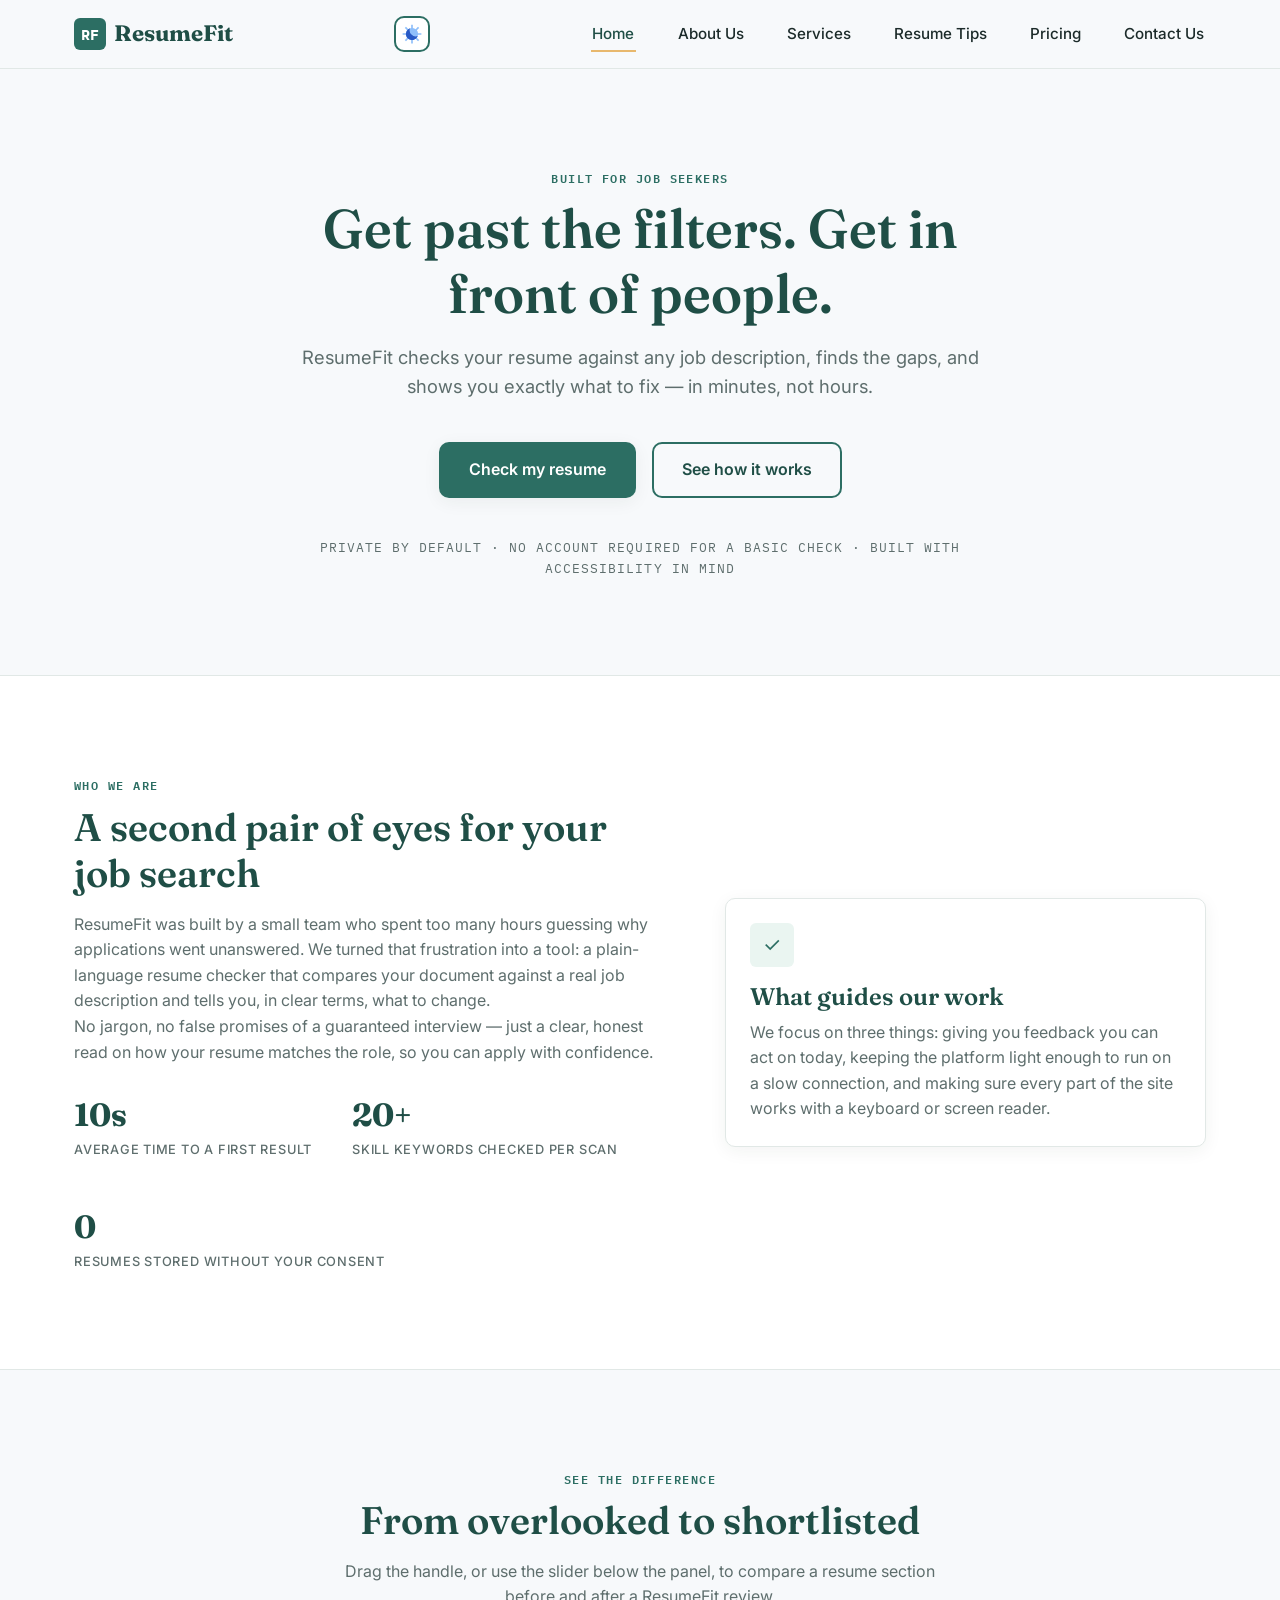
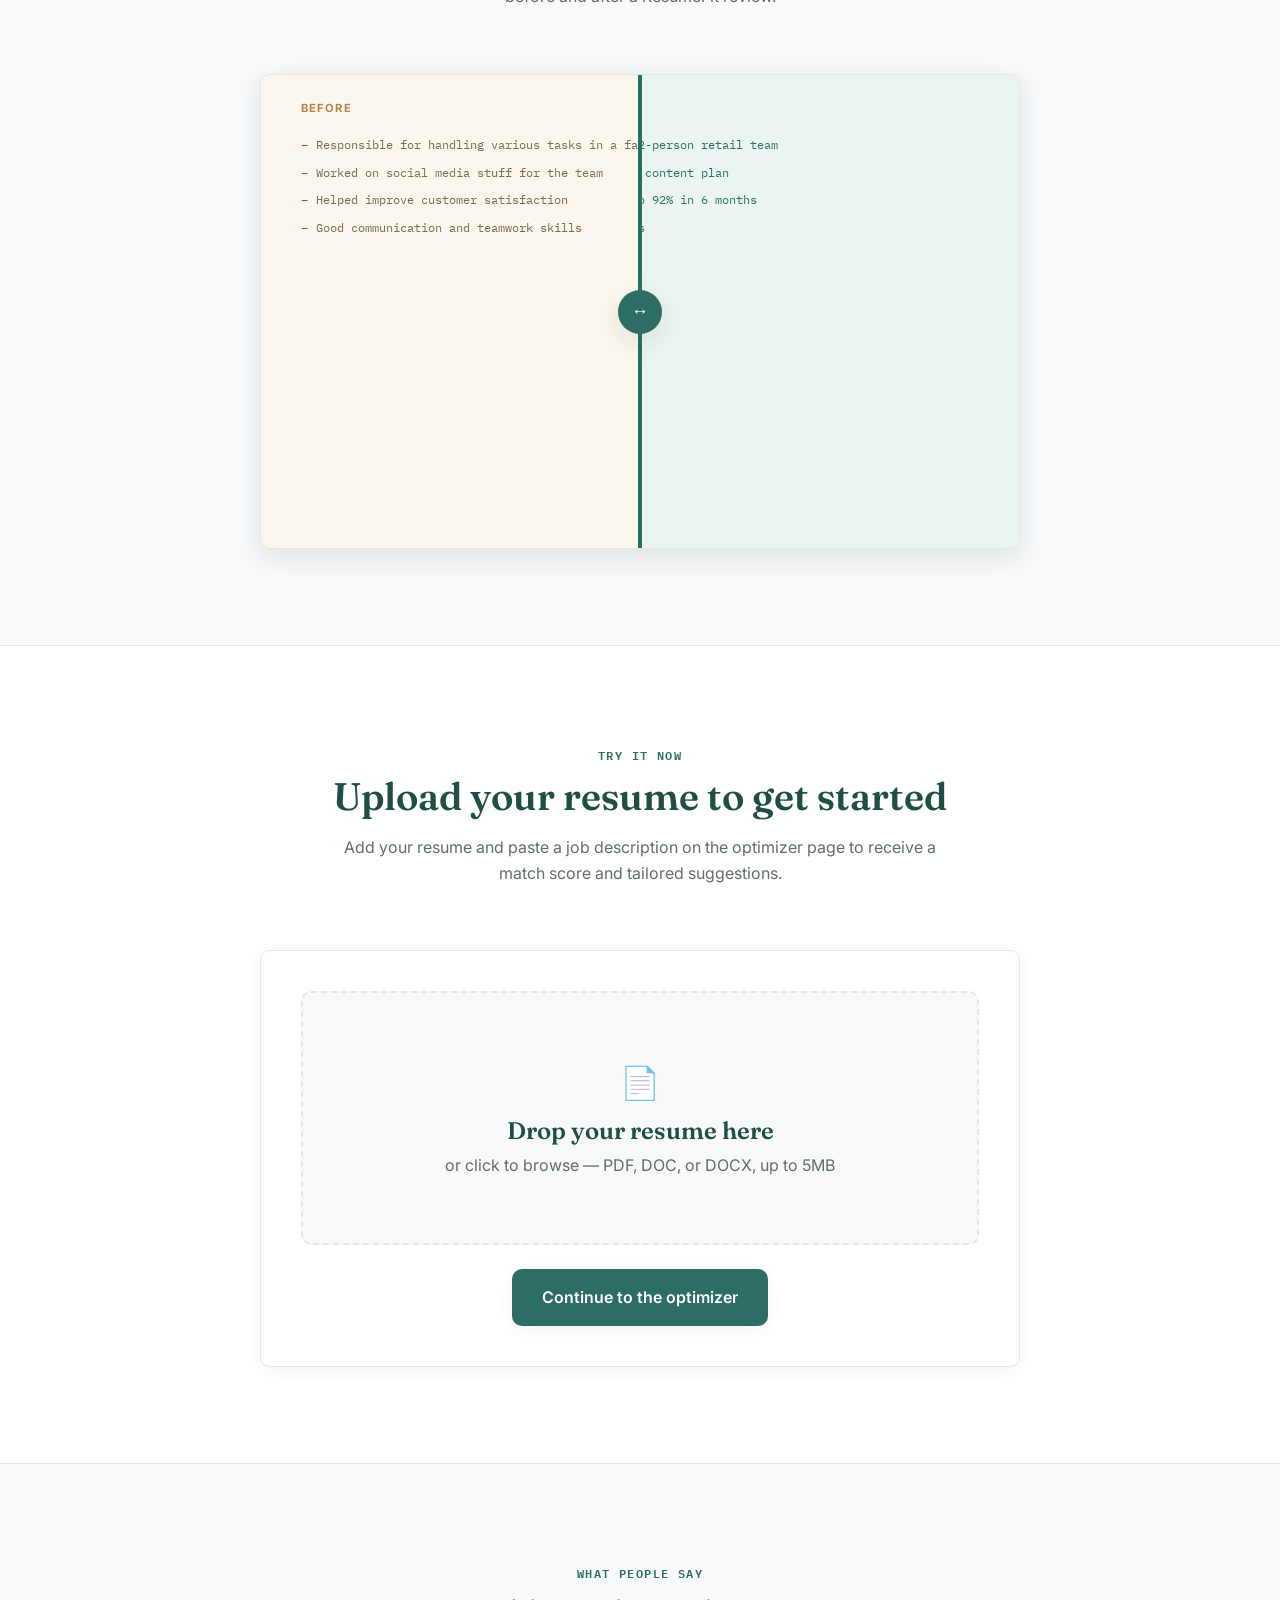
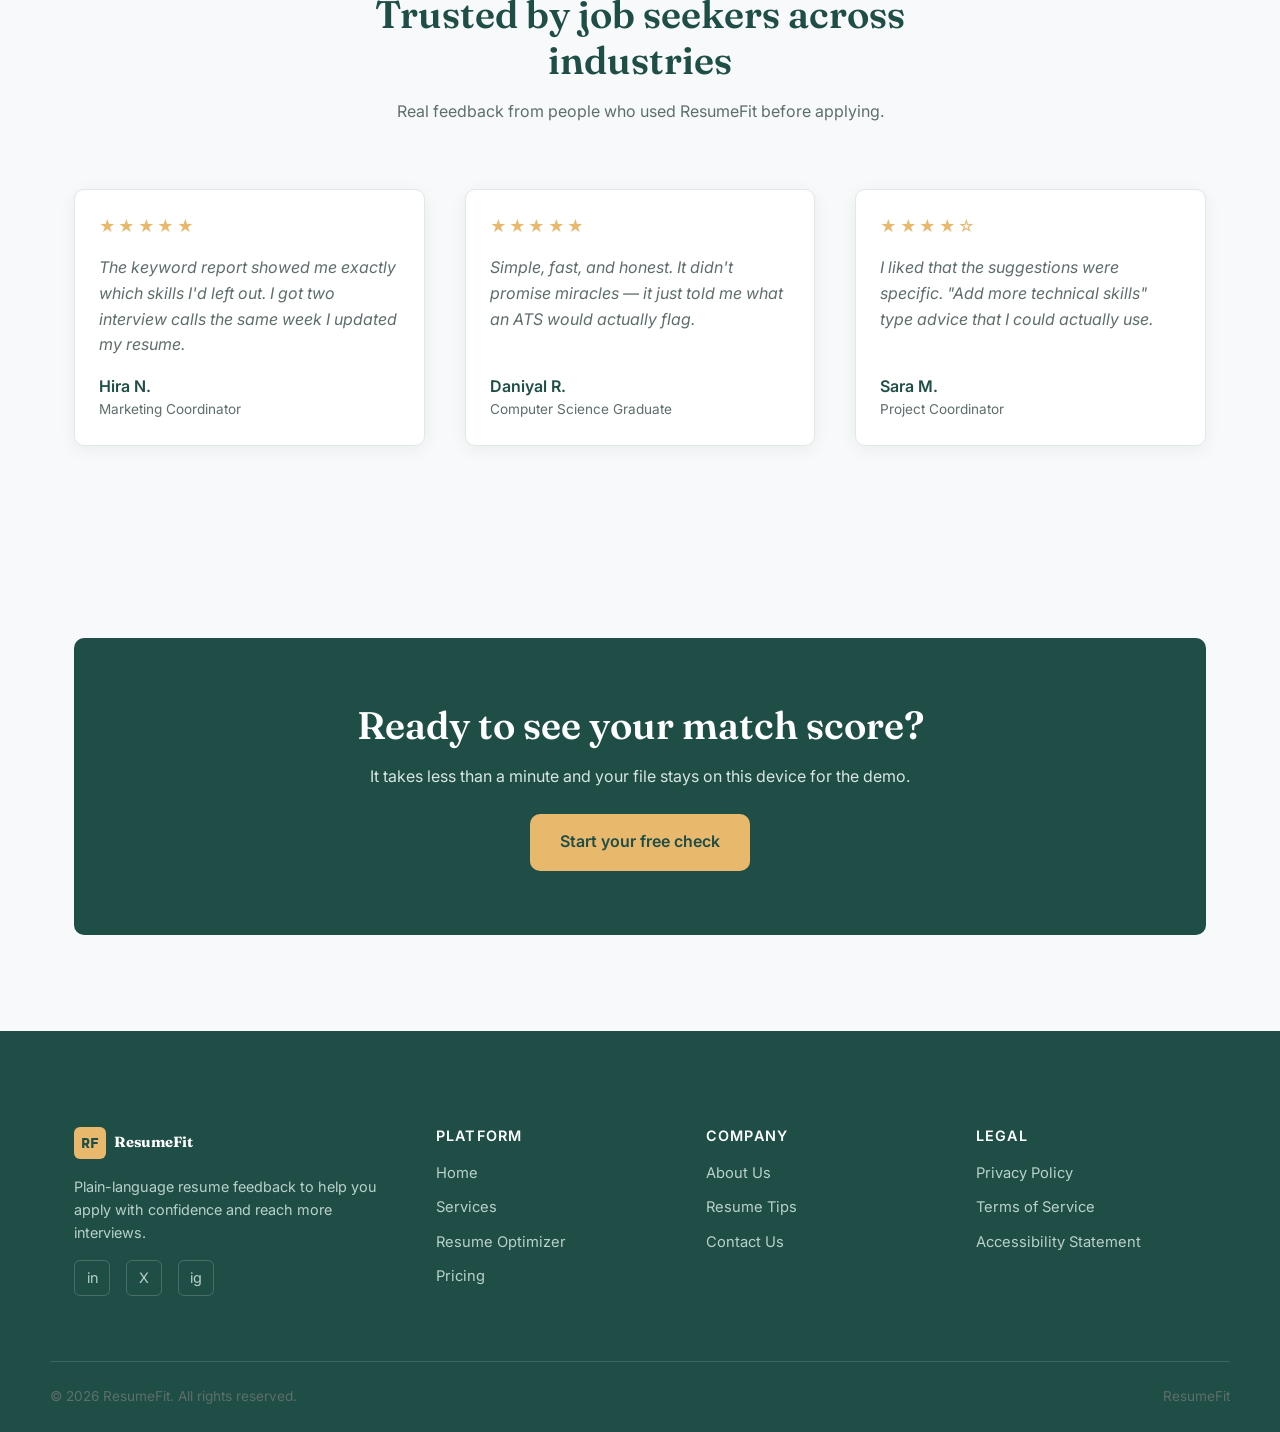
<file: ResumeFit Frontend/index.html>
<!DOCTYPE html>
<html lang="en">
<head>
  <meta charset="UTF-8" />
  <meta name="viewport" content="width=device-width, initial-scale=1.0" />
  <title>ResumeFit — Optimize Your Resume for Every Job</title>
  <meta name="description" content="ResumeFit helps job seekers tailor their resumes with keyword matching, ATS-friendly suggestions, and clear, actionable feedback." />
  <link rel="preconnect" href="https://fonts.googleapis.com">
  <link rel="preconnect" href="https://fonts.gstatic.com" crossorigin>
  <link href="https://fonts.googleapis.com/css2?family=Fraunces:wght@500;600;700&family=Inter:wght@400;500;600;700&family=IBM+Plex+Mono:wght@500;600&display=swap" rel="stylesheet">
  <link rel="stylesheet" href="css/style.css" />
</head>
<body>
  <a href="#main-content" class="skip-link">Skip to main content</a>

  <header class="site-header">
    <nav class="nav" aria-label="Main navigation">
      <a href="index.html" class="nav__logo">
        <span class="nav__logo-mark" aria-hidden="true">RF</span>
        ResumeFit
      </a>
      <button class="nav__toggle" aria-expanded="false" aria-controls="primary-nav">
        <span class="visually-hidden">Open menu</span>
        <span class="nav__toggle-bar" aria-hidden="true"></span>
        <span class="nav__toggle-bar" aria-hidden="true"></span>
        <span class="nav__toggle-bar" aria-hidden="true"></span>
      </button>
      <button id="theme-switch" type="button" aria-label="Toggle theme">
        <svg xmlns="http://www.w3.org/2000/svg" xmlns:xlink="http://www.w3.org/1999/xlink" aria-hidden="true" role="img" width="64" height="64" viewBox="0 0 24 24"><g fill="none" fill-rule="evenodd" clip-rule="evenodd"><path fill="#8fbffa" d="M13 .75v4.01a7.3 7.3 0 0 1 3.412 1.414l2.129-2.129l.707-.707l1.414 1.414l-.707.708l-2.129 2.128A7.27 7.27 0 0 1 19.24 11h4.01v2h-4.01a7.3 7.3 0 0 1-1.414 3.412l2.13 2.129l.706.707l-1.414 1.414l-.707-.707l-2.129-2.129A7.3 7.3 0 0 1 13 19.24v4.01h-2v-4.01a7.27 7.27 0 0 1-3.412-1.414l-2.128 2.13l-.708.706l-1.414-1.414l.707-.707l2.13-2.129A7.3 7.3 0 0 1 4.76 13H.75v-2h4.01a7.27 7.27 0 0 1 1.414-3.412L4.045 5.46l-.707-.708l1.414-1.414l.708.707l2.128 2.129A7.27 7.27 0 0 1 11 4.76V.75z"></path><path fill="#2859c5" d="M18.892 14.435a7.36 7.36 0 0 1-9.329-9.327a7.308 7.308 0 1 0 9.329 9.327"></path></g></svg>
        <svg xmlns="http://www.w3.org/2000/svg" xmlns:xlink="http://www.w3.org/1999/xlink" aria-hidden="true" role="img" width="100" height="100" viewBox="0 0 24 24"g fill="none" fill-rule="evenodd" clip-rule="evenodd"><path fill="#8fbffa" d="M12 1C5.925 1 1 5.925 1 12s4.925 11 11 11s11-4.925 11-11S18.075 1 12 1"></path><path fill="#2859c5" d="M15.78 7.011a5.322 5.322 0 0 0 0 9.978a6.26 6.26 0 1 1 0-9.978"></path></g></svg>
      </button>
      <ul class="nav__links" id="primary-nav">
        <li><a href="index.html" aria-current="page">Home</a></li>
        <li><a href="about.html">About Us</a></li>
        <li><a href="features.html">Services</a></li>
        <li><a href="tips.html">Resume Tips</a></li>
        <li><a href="pricing.html">Pricing</a></li>
        <li><a href="contact.html">Contact Us</a></li>
      </ul>
      
      <!-- <button id="tts-btn" type="button" aria-label="Read page aloud">
        🔊 Listen
      </button> -->
    </nav>
  </header>

  <main id="main-content">

    <!-- Hero Section -->
    <section class="hero">
      <div class="container hero__inner">
        <span class="eyebrow">Built for job seekers</span>
        <h1>Get past the filters. Get in front of people.</h1>
        <p class="lead">
          ResumeFit checks your resume against any job description, finds the gaps,
          and shows you exactly what to fix — in minutes, not hours.
        </p>
        <div class="hero__cta">
          <a href="optimizer.html" class="btn btn-primary">Check my resume</a>
          <a href="features.html" class="btn btn-outline">See how it works</a>
        </div>
        <p class="hero__trust">Private by default · No account required for a basic check · Built with accessibility in mind</p>
      </div>
    </section>

    <!-- Who We Are Section -->
    <section class="section section--alt">
      <div class="container about-grid">
        <div>
          <span class="eyebrow">Who we are</span>
          <h2>A second pair of eyes for your job search</h2>
          <p>
            ResumeFit was built by a small team who spent too many hours guessing why
            applications went unanswered. We turned that frustration into a tool: a
            plain-language resume checker that compares your document against a real
            job description and tells you, in clear terms, what to change.
          </p>
          <p>
            No jargon, no false promises of a guaranteed interview — just a clear,
            honest read on how your resume matches the role, so you can apply with
            confidence.
          </p>
          <div class="stat-row">
            <div class="stat">10s
              <span>Average time to a first result</span>
            </div>
            <div class="stat">20+
              <span>Skill keywords checked per scan</span>
            </div>
            <div class="stat">0
              <span>Resumes stored without your consent</span>
            </div>
          </div>
        </div>
        <div class="card">
          <div class="icon-badge" aria-hidden="true">✓</div>
          <h3>What guides our work</h3>
          <p>
            We focus on three things: giving you feedback you can act on today,
            keeping the platform light enough to run on a slow connection, and
            making sure every part of the site works with a keyboard or screen reader.
          </p>
        </div>
      </div>
    </section>

    <!-- Before / After Comparison Section -->
    <section class="section" aria-labelledby="compare-heading">
      <div class="container">
        <div class="section-header">
          <span class="eyebrow">See the difference</span>
          <h2 id="compare-heading">From overlooked to shortlisted</h2>
          <p>
            Drag the handle, or use the slider below the panel, to compare a resume
            section before and after a ResumeFit review.
          </p>
        </div>

        <div class="compare" role="group" aria-label="Before and after resume comparison">
          <div class="compare__panel compare__panel--before" aria-hidden="true">
            <span class="compare__label">Before</span>
            <div class="compare__line"><span class="mark">–</span><span>Responsible for handling various tasks in a fast paced environment</span></div>
            <div class="compare__line"><span class="mark">–</span><span>Worked on social media stuff for the team</span></div>
            <div class="compare__line"><span class="mark">–</span><span>Helped improve customer satisfaction</span></div>
            <div class="compare__line"><span class="mark">–</span><span>Good communication and teamwork skills</span></div>
          </div>
          <div class="compare__panel compare__panel--after" aria-hidden="true">
            <span class="compare__label">After</span>
            <div class="compare__line"><span class="mark">+</span><span>Managed daily scheduling and inventory for a 12-person retail team</span></div>
            <div class="compare__line"><span class="mark">+</span><span>Grew Instagram engagement 34% through a weekly content plan</span></div>
            <div class="compare__line"><span class="mark">+</span><span>Raised customer satisfaction scores from 81% to 92% in 6 months</span></div>
            <div class="compare__line"><span class="mark">+</span><span>Led weekly team huddles and trained 4 new hires</span></div>
          </div>
          <div class="compare__handle">
            <button type="button" class="compare__handle-grip" aria-hidden="true" tabindex="-1">
              ↔
            </button>
          </div>
        </div>

        <!-- <label for="compare-range" class="visually-hidden">Adjust before and after comparison</label>
        <input type="range" id="compare-range" class="compare__slider" min="0" max="100" value="50"
               aria-valuemin="0" aria-valuemax="100" aria-valuenow="50"
               aria-label="Slide to compare before and after resume wording"> -->
        <!-- <p class="compare__caption">Same experience, written to show impact and match common job-description language.</p> -->
      </div>
    </section>

    <!-- Upload Section (Home preview) -->
    <section class="section section--alt" aria-labelledby="upload-heading">
      <div class="container">
        <div class="section-header">
          <span class="eyebrow">Try it now</span>
          <h2 id="upload-heading">Upload your resume to get started</h2>
          <p>
            Add your resume and paste a job description on the optimizer page to receive
            a match score and tailored suggestions.
          </p>
        </div>

        <div class="upload-card">
          <div class="dropzone" role="button" tabindex="0" aria-label="Upload your resume file. Opens a file picker.">
            <div class="dropzone__icon" aria-hidden="true">📄</div>
            <h3>Drop your resume here</h3>
            <p>or click to browse — PDF, DOC, or DOCX, up to 5MB</p>
            <input type="file" id="resume-file-home" accept=".pdf,.doc,.docx" />
          </div>
          <p id="file-status-home" class="file-status" aria-live="polite"></p>
          <div class="hero__cta" style="margin-top: var(--space-md);">
            <a href="optimizer.html" class="btn btn-primary">Continue to the optimizer</a>
          </div>
        </div>
      </div>
    </section>

    <!-- Reviews Section -->
    <section class="section" aria-labelledby="reviews-heading">
      <div class="container">
        <div class="section-header">
          <span class="eyebrow">What people say</span>
          <h2 id="reviews-heading">Trusted by job seekers across industries</h2>
          <p>Real feedback from people who used ResumeFit before applying.</p>
        </div>

        <div class="grid grid--3">
          <div class="card testimonial">
            <div class="stars" aria-hidden="true">★★★★★</div>
            <blockquote>
              <p>The keyword report showed me exactly which skills I'd left out. I got
              two interview calls the same week I updated my resume.</p>
            </blockquote>
            <cite>Hira N.<span class="role">Marketing Coordinator</span></cite>
          </div>
          <div class="card testimonial">
            <div class="stars" aria-hidden="true">★★★★★</div>
            <blockquote>
              <p>Simple, fast, and honest. It didn't promise miracles — it just told me
              what an ATS would actually flag.</p>
            </blockquote>
            <cite>Daniyal R.<span class="role">Computer Science Graduate</span></cite>
          </div>
          <div class="card testimonial">
            <div class="stars" aria-hidden="true">★★★★☆</div>
            <blockquote>
              <p>I liked that the suggestions were specific. "Add more technical skills"
              type advice that I could actually use.</p>
            </blockquote>
            <cite>Sara M.<span class="role">Project Coordinator</span></cite>
          </div>
        </div>
      </div>
    </section>

    <!-- CTA Banner -->
    <section class="section">
      <div class="container">
        <div class="cta-banner">
          <h2>Ready to see your match score?</h2>
          <p>It takes less than a minute and your file stays on this device for the demo.</p>
          <a href="optimizer.html" class="btn btn-accent">Start your free check</a>
        </div>
      </div>
    </section>

  </main>

  <!-- Footer -->
  <footer class="site-footer">
    <div class="container footer-grid">
      <div class="footer-brand">
        <a href="index.html" class="nav__logo">
          <span class="nav__logo-mark" aria-hidden="true">RF</span>
          ResumeFit
        </a>
        <p>Plain-language resume feedback to help you apply with confidence and reach more interviews.</p>
        <div class="footer-social" style="margin-top: 1rem;">
          <a href="#" aria-label="ResumeFit on LinkedIn">in</a>
          <a href="#" aria-label="ResumeFit on Twitter / X">X</a>
          <a href="#" aria-label="ResumeFit on Instagram">ig</a>
        </div>
      </div>
      <div>
        <h4>Platform</h4>
        <ul>
          <li><a href="index.html">Home</a></li>
          <li><a href="features.html">Services</a></li>
          <li><a href="optimizer.html">Resume Optimizer</a></li>
          <li><a href="pricing.html">Pricing</a></li>
        </ul>
      </div>
      <div>
        <h4>Company</h4>
        <ul>
          <li><a href="about.html">About Us</a></li>
          <li><a href="tips.html">Resume Tips</a></li>
          <li><a href="contact.html">Contact Us</a></li>
        </ul>
      </div>
      <div>
        <h4>Legal</h4>
        <ul>
          <li><a href="#">Privacy Policy</a></li>
          <li><a href="#">Terms of Service</a></li>
          <li><a href="#">Accessibility Statement</a></li>
        </ul>
      </div>
    </div>
    <div class="container footer-bottom">
      <p>© 2026 ResumeFit. All rights reserved.</p>
      <p>ResumeFit</p>
    </div>
  </footer>

  <script src="js/script.js"></script>
</body>
</html>
</file>
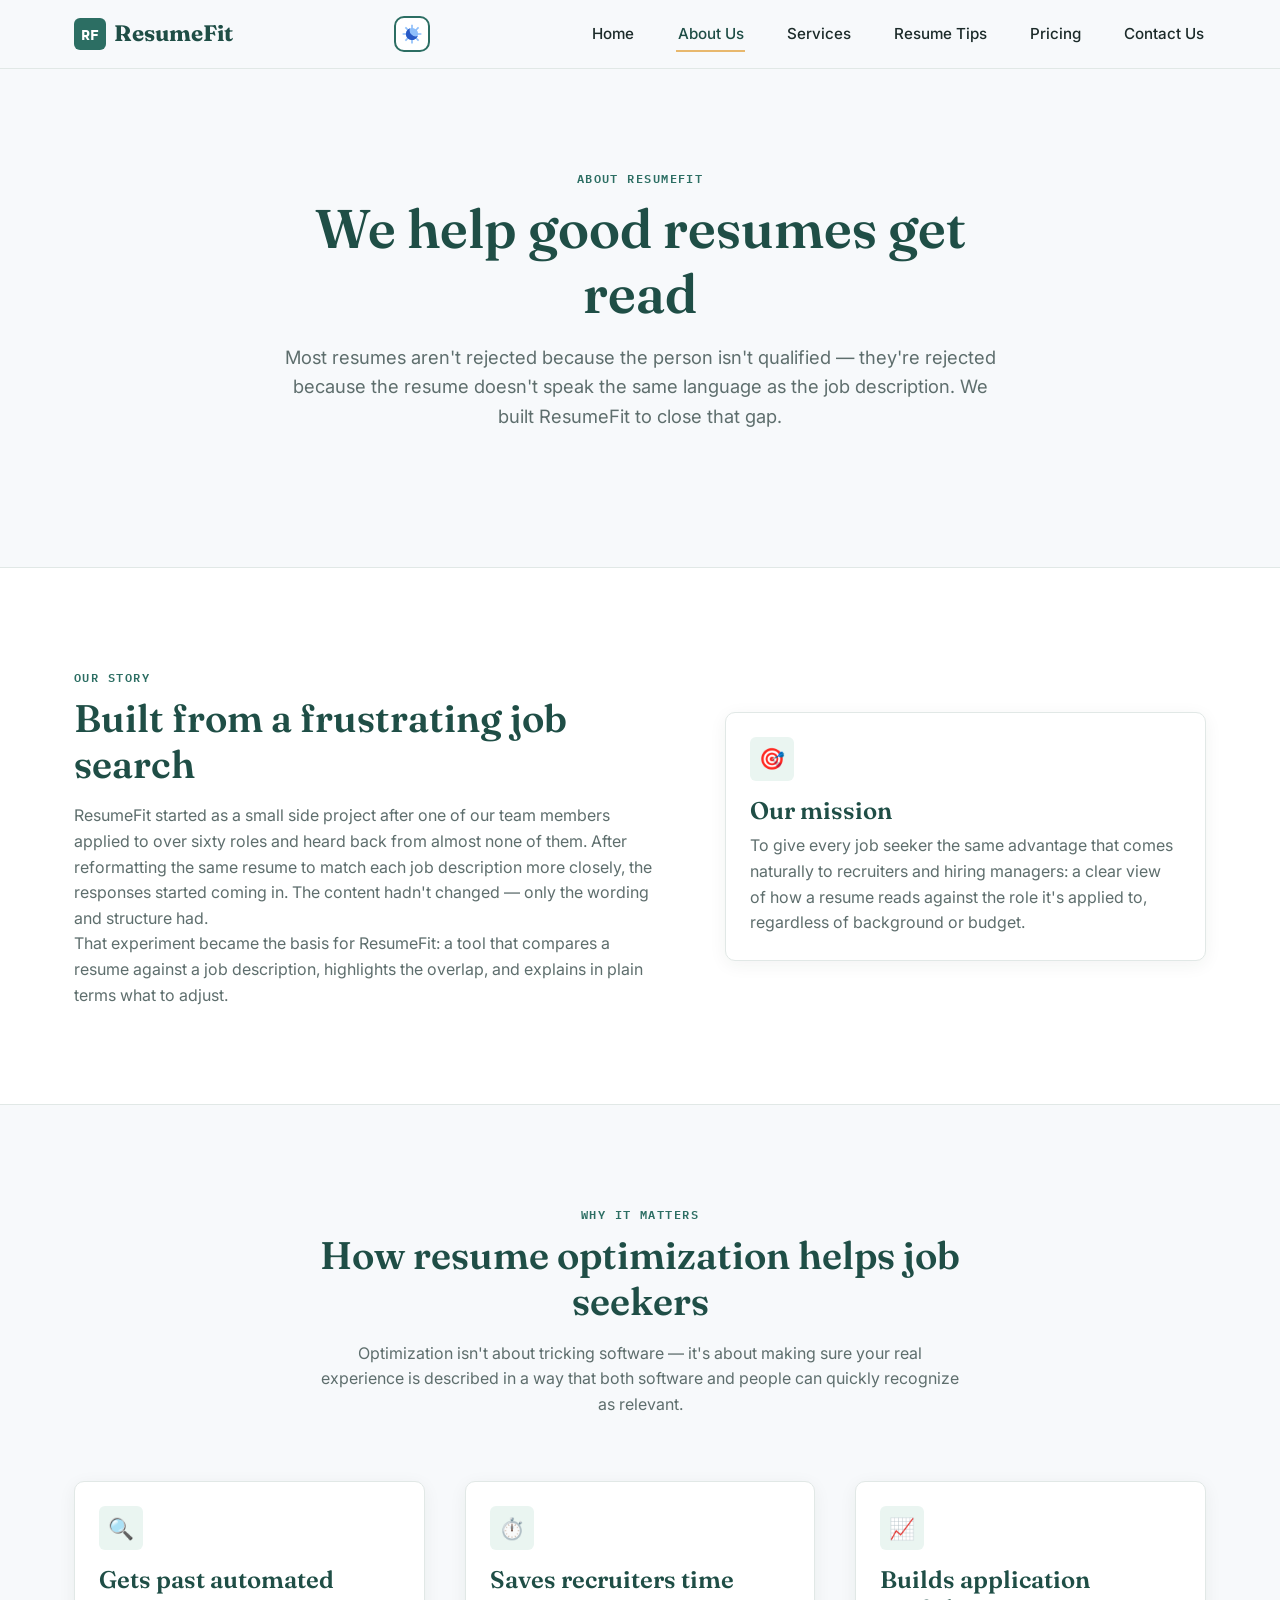
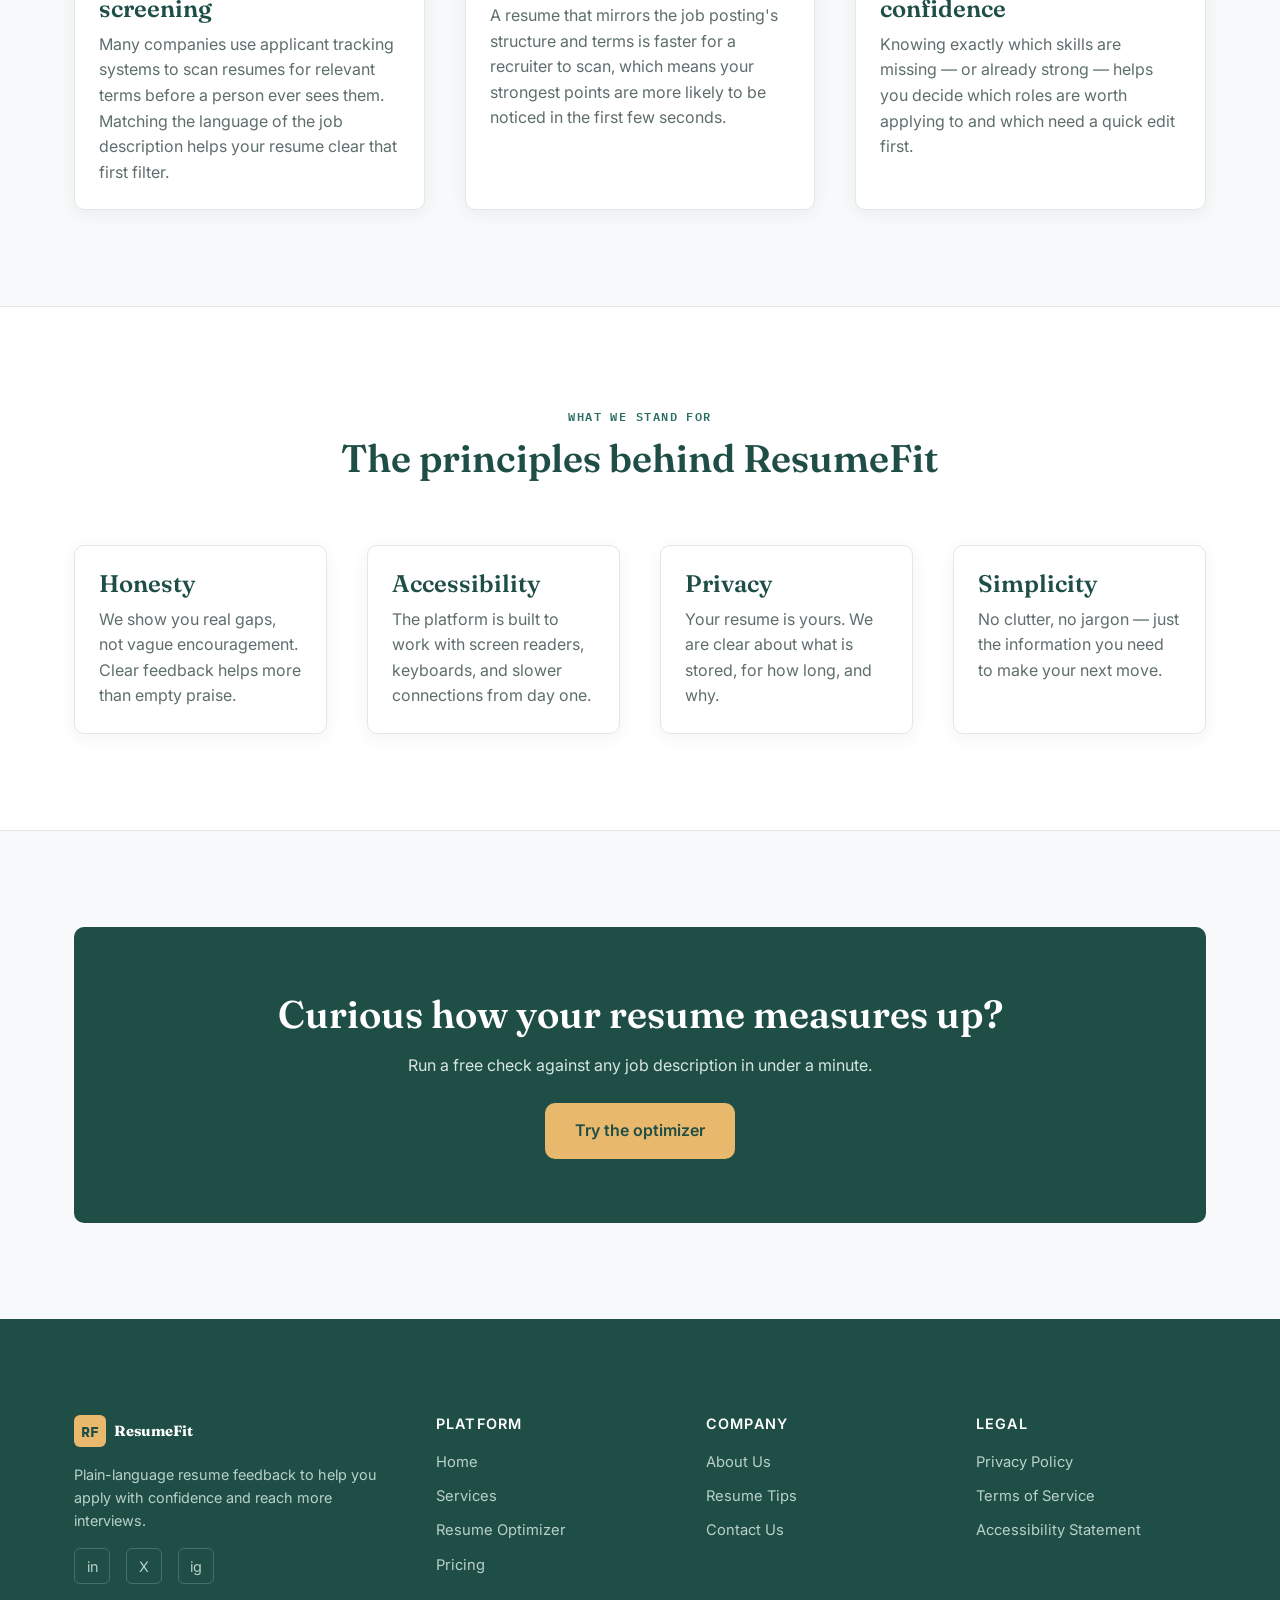
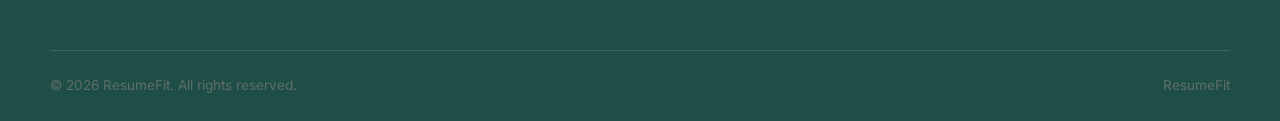
<file: ResumeFit Frontend/about.html>
<!DOCTYPE html>
<html lang="en">
<head>
  <meta charset="UTF-8" />
  <meta name="viewport" content="width=device-width, initial-scale=1.0" />
  <title>About Us — ResumeFit</title>
  <meta name="description" content="Learn about ResumeFit's mission to help job seekers optimize their resumes with clear, accessible, and honest feedback." />
  <link rel="preconnect" href="https://fonts.googleapis.com">
  <link rel="preconnect" href="https://fonts.gstatic.com" crossorigin>
  <link href="https://fonts.googleapis.com/css2?family=Fraunces:wght@500;600;700&family=Inter:wght@400;500;600;700&family=IBM+Plex+Mono:wght@500;600&display=swap" rel="stylesheet">
  <link rel="stylesheet" href="css/style.css" />
</head>
<body>
  <a href="#main-content" class="skip-link">Skip to main content</a>

  <header class="site-header">
    <nav class="nav" aria-label="Main navigation">
      <a href="index.html" class="nav__logo">
        <span class="nav__logo-mark" aria-hidden="true">RF</span>
        ResumeFit
      </a>
      <button class="nav__toggle" aria-expanded="false" aria-controls="primary-nav">
        <span class="visually-hidden">Open menu</span>
        <span class="nav__toggle-bar" aria-hidden="true"></span>
        <span class="nav__toggle-bar" aria-hidden="true"></span>
        <span class="nav__toggle-bar" aria-hidden="true"></span>
      </button>
      <button id="theme-switch" type="button" aria-label="Toggle theme">
        <svg xmlns="http://www.w3.org/2000/svg" xmlns:xlink="http://www.w3.org/1999/xlink" aria-hidden="true" role="img" width="64" height="64" viewBox="0 0 24 24"><g fill="none" fill-rule="evenodd" clip-rule="evenodd"><path fill="#8fbffa" d="M13 .75v4.01a7.3 7.3 0 0 1 3.412 1.414l2.129-2.129l.707-.707l1.414 1.414l-.707.708l-2.129 2.128A7.27 7.27 0 0 1 19.24 11h4.01v2h-4.01a7.3 7.3 0 0 1-1.414 3.412l2.13 2.129l.706.707l-1.414 1.414l-.707-.707l-2.129-2.129A7.3 7.3 0 0 1 13 19.24v4.01h-2v-4.01a7.27 7.27 0 0 1-3.412-1.414l-2.128 2.13l-.708.706l-1.414-1.414l.707-.707l2.13-2.129A7.3 7.3 0 0 1 4.76 13H.75v-2h4.01a7.27 7.27 0 0 1 1.414-3.412L4.045 5.46l-.707-.708l1.414-1.414l.708.707l2.128 2.129A7.27 7.27 0 0 1 11 4.76V.75z"></path><path fill="#2859c5" d="M18.892 14.435a7.36 7.36 0 0 1-9.329-9.327a7.308 7.308 0 1 0 9.329 9.327"></path></g></svg>
        <svg xmlns="http://www.w3.org/2000/svg" xmlns:xlink="http://www.w3.org/1999/xlink" aria-hidden="true" role="img" width="100" height="100" viewBox="0 0 24 24"g fill="none" fill-rule="evenodd" clip-rule="evenodd"><path fill="#8fbffa" d="M12 1C5.925 1 1 5.925 1 12s4.925 11 11 11s11-4.925 11-11S18.075 1 12 1"></path><path fill="#2859c5" d="M15.78 7.011a5.322 5.322 0 0 0 0 9.978a6.26 6.26 0 1 1 0-9.978"></path></g></svg>
      </button>
      <ul class="nav__links" id="primary-nav">
        <li><a href="index.html">Home</a></li>
        <li><a href="about.html" aria-current="page">About Us</a></li>
        <li><a href="features.html">Services</a></li>
        <li><a href="tips.html">Resume Tips</a></li>
        <li><a href="pricing.html">Pricing</a></li>
        <li><a href="contact.html">Contact Us</a></li>
      </ul>
      
      <!-- <button id="tts-btn" type="button" aria-label="Read page aloud">
        🔊 Listen
      </button> -->
    </nav>
  </header>

  <main id="main-content">

    <!-- Page Hero -->
    <section class="hero">
      <div class="container hero__inner">
        <span class="eyebrow">About ResumeFit</span>
        <h1>We help good resumes get read</h1>
        <p class="lead">
          Most resumes aren't rejected because the person isn't qualified — they're
          rejected because the resume doesn't speak the same language as the job
          description. We built ResumeFit to close that gap.
        </p>
      </div>
    </section>

    <!-- Mission / Story -->
    <section class="section section--alt">
      <div class="container about-grid">
        <div>
          <span class="eyebrow">Our story</span>
          <h2>Built from a frustrating job search</h2>
          <p>
            ResumeFit started as a small side project after one of our team members
            applied to over sixty roles and heard back from almost none of them.
            After reformatting the same resume to match each job description more
            closely, the responses started coming in. The content hadn't changed —
            only the wording and structure had.
          </p>
          <p>
            That experiment became the basis for ResumeFit: a tool that compares a
            resume against a job description, highlights the overlap, and explains
            in plain terms what to adjust.
          </p>
        </div>
        <div class="card">
          <div class="icon-badge" aria-hidden="true">🎯</div>
          <h3>Our mission</h3>
          <p>
            To give every job seeker the same advantage that comes naturally to
            recruiters and hiring managers: a clear view of how a resume reads
            against the role it's applied to, regardless of background or budget.
          </p>
        </div>
      </div>
    </section>

    <!-- How resume optimization helps -->
    <section class="section" aria-labelledby="how-it-helps">
      <div class="container">
        <div class="section-header">
          <span class="eyebrow">Why it matters</span>
          <h2 id="how-it-helps">How resume optimization helps job seekers</h2>
          <p>
            Optimization isn't about tricking software — it's about making sure your
            real experience is described in a way that both software and people can
            quickly recognize as relevant.
          </p>
        </div>

        <div class="grid grid--3">
          <div class="card">
            <div class="icon-badge" aria-hidden="true">🔍</div>
            <h3>Gets past automated screening</h3>
            <p>
              Many companies use applicant tracking systems to scan resumes for
              relevant terms before a person ever sees them. Matching the language
              of the job description helps your resume clear that first filter.
            </p>
          </div>
          <div class="card">
            <div class="icon-badge" aria-hidden="true">⏱️</div>
            <h3>Saves recruiters time</h3>
            <p>
              A resume that mirrors the job posting's structure and terms is faster
              for a recruiter to scan, which means your strongest points are more
              likely to be noticed in the first few seconds.
            </p>
          </div>
          <div class="card">
            <div class="icon-badge" aria-hidden="true">📈</div>
            <h3>Builds application confidence</h3>
            <p>
              Knowing exactly which skills are missing — or already strong — helps
              you decide which roles are worth applying to and which need a quick
              edit first.
            </p>
          </div>
        </div>
      </div>
    </section>

    <!-- Values -->
    <section class="section section--alt" aria-labelledby="values-heading">
      <div class="container">
        <div class="section-header">
          <span class="eyebrow">What we stand for</span>
          <h2 id="values-heading">The principles behind ResumeFit</h2>
        </div>

        <div class="grid grid--4">
          <div class="card">
            <h3>Honesty</h3>
            <p>We show you real gaps, not vague encouragement. Clear feedback helps more than empty praise.</p>
          </div>
          <div class="card">
            <h3>Accessibility</h3>
            <p>The platform is built to work with screen readers, keyboards, and slower connections from day one.</p>
          </div>
          <div class="card">
            <h3>Privacy</h3>
            <p>Your resume is yours. We are clear about what is stored, for how long, and why.</p>
          </div>
          <div class="card">
            <h3>Simplicity</h3>
            <p>No clutter, no jargon — just the information you need to make your next move.</p>
          </div>
        </div>
      </div>
    </section>

    <!-- CTA -->
    <section class="section">
      <div class="container">
        <div class="cta-banner">
          <h2>Curious how your resume measures up?</h2>
          <p>Run a free check against any job description in under a minute.</p>
          <a href="optimizer.html" class="btn btn-accent">Try the optimizer</a>
        </div>
      </div>
    </section>

  </main>

  <!-- Footer -->
  <footer class="site-footer">
    <div class="container footer-grid">
      <div class="footer-brand">
        <a href="index.html" class="nav__logo">
          <span class="nav__logo-mark" aria-hidden="true">RF</span>
          ResumeFit
        </a>
        <p>Plain-language resume feedback to help you apply with confidence and reach more interviews.</p>
        <div class="footer-social" style="margin-top: 1rem;">
          <a href="#" aria-label="ResumeFit on LinkedIn">in</a>
          <a href="#" aria-label="ResumeFit on Twitter / X">X</a>
          <a href="#" aria-label="ResumeFit on Instagram">ig</a>
        </div>
      </div>
      <div>
        <h4>Platform</h4>
        <ul>
          <li><a href="index.html">Home</a></li>
          <li><a href="features.html">Services</a></li>
          <li><a href="optimizer.html">Resume Optimizer</a></li>
          <li><a href="pricing.html">Pricing</a></li>
        </ul>
      </div>
      <div>
        <h4>Company</h4>
        <ul>
          <li><a href="about.html">About Us</a></li>
          <li><a href="tips.html">Resume Tips</a></li>
          <li><a href="contact.html">Contact Us</a></li>
        </ul>
      </div>
      <div>
        <h4>Legal</h4>
        <ul>
          <li><a href="#">Privacy Policy</a></li>
          <li><a href="#">Terms of Service</a></li>
          <li><a href="#">Accessibility Statement</a></li>
        </ul>
      </div>
    </div>
    <div class="container footer-bottom">
      <p>© 2026 ResumeFit. All rights reserved.</p>
      <p>ResumeFit</p>
    </div>
  </footer>

  <script src="js/script.js"></script>
</body>
</html>
</file>
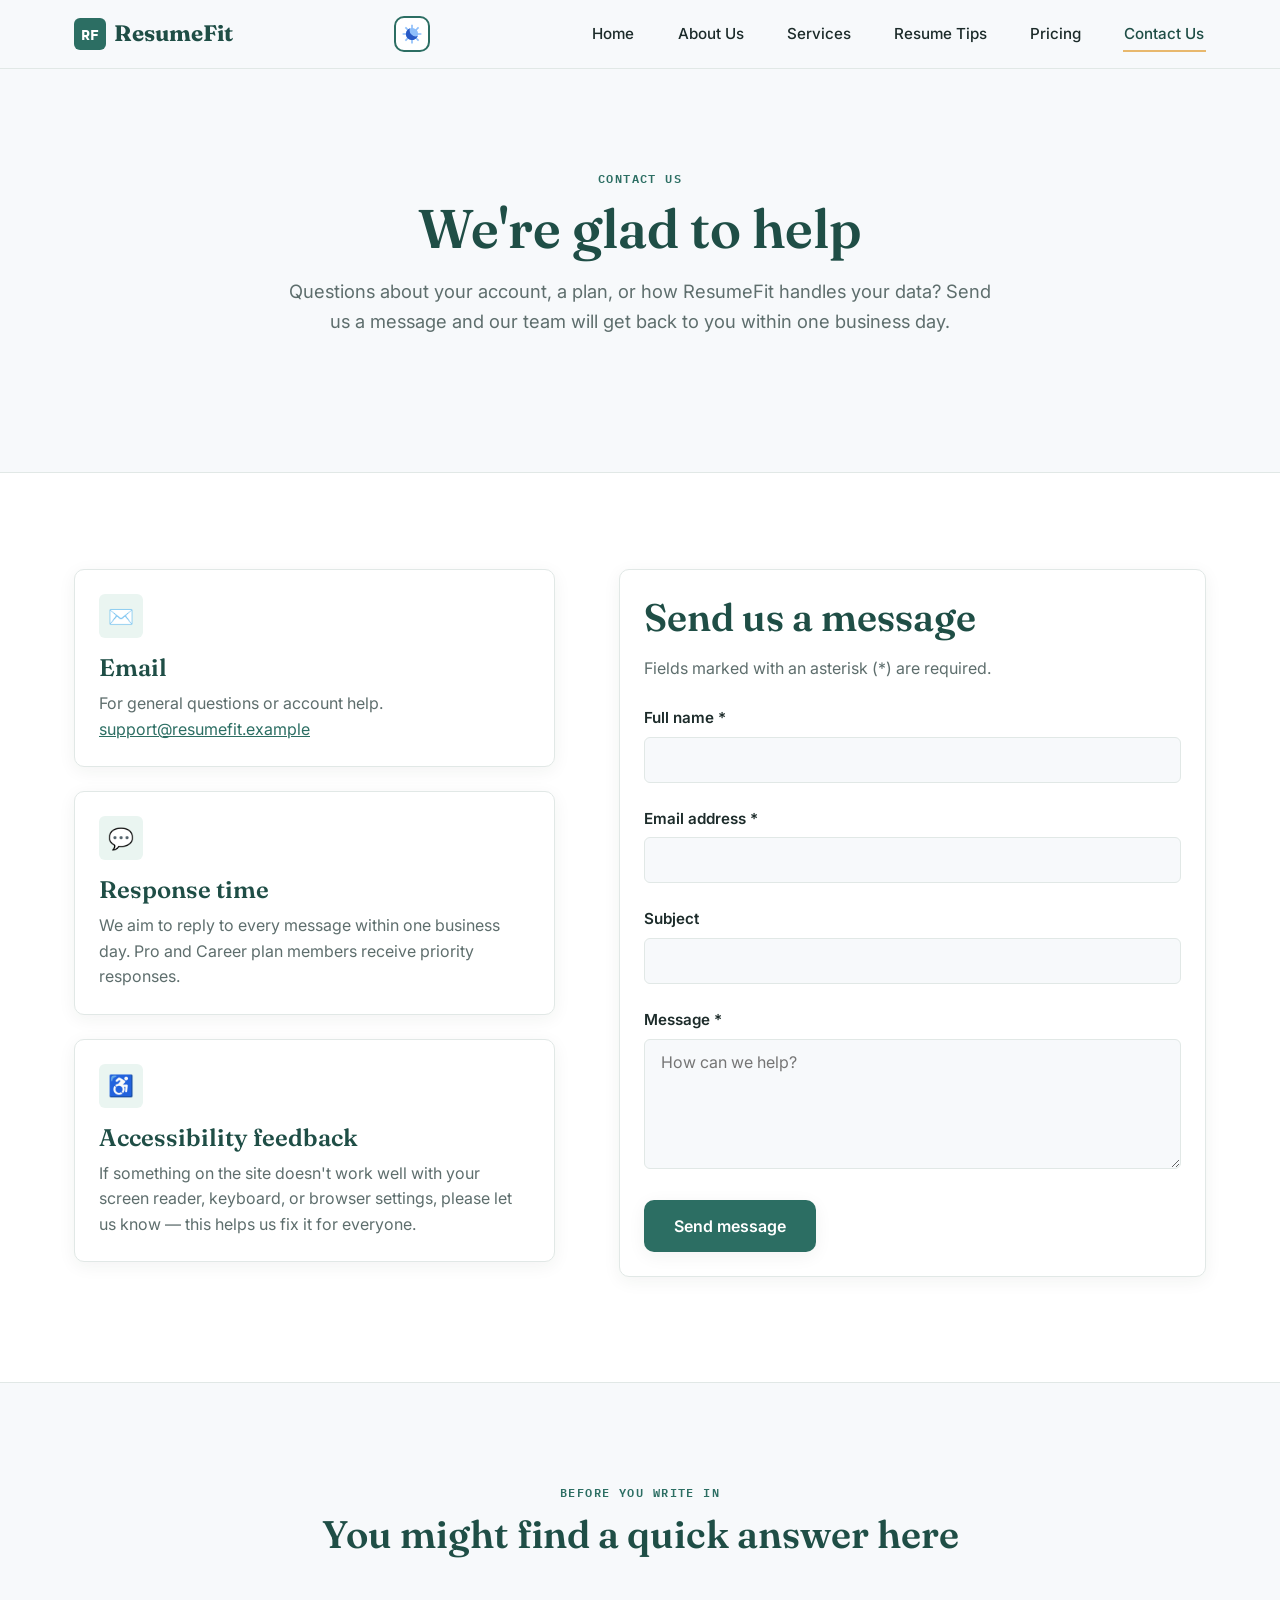
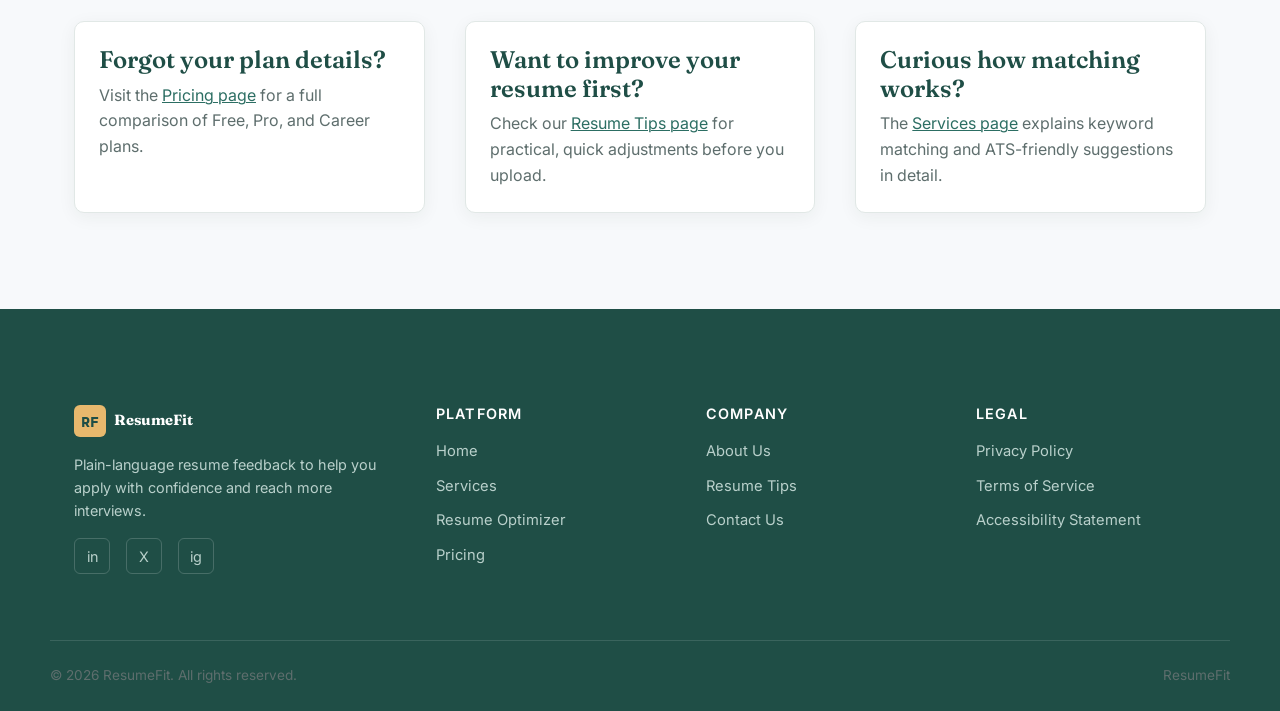
<file: ResumeFit Frontend/contact.html>
<!DOCTYPE html>
<html lang="en">
<head>
  <meta charset="UTF-8" />
  <meta name="viewport" content="width=device-width, initial-scale=1.0" />
  <title>Contact Us — ResumeFit</title>
  <meta name="description" content="Get in touch with the ResumeFit team for questions about plans, accessibility, or your account." />
  <link rel="preconnect" href="https://fonts.googleapis.com">
  <link rel="preconnect" href="https://fonts.gstatic.com" crossorigin>
  <link href="https://fonts.googleapis.com/css2?family=Fraunces:wght@500;600;700&family=Inter:wght@400;500;600;700&family=IBM+Plex+Mono:wght@500;600&display=swap" rel="stylesheet">
  <link rel="stylesheet" href="css/style.css" />
</head>
<body>
  <a href="#main-content" class="skip-link">Skip to main content</a>

  <header class="site-header">
    <nav class="nav" aria-label="Main navigation">
      <a href="index.html" class="nav__logo">
        <span class="nav__logo-mark" aria-hidden="true">RF</span>
        ResumeFit
      </a>
      <button class="nav__toggle" aria-expanded="false" aria-controls="primary-nav">
        <span class="visually-hidden">Open menu</span>
        <span class="nav__toggle-bar" aria-hidden="true"></span>
        <span class="nav__toggle-bar" aria-hidden="true"></span>
        <span class="nav__toggle-bar" aria-hidden="true"></span>
      </button>
      <button id="theme-switch" type="button" aria-label="Toggle theme">
        <svg xmlns="http://www.w3.org/2000/svg" xmlns:xlink="http://www.w3.org/1999/xlink" aria-hidden="true" role="img" width="64" height="64" viewBox="0 0 24 24"><g fill="none" fill-rule="evenodd" clip-rule="evenodd"><path fill="#8fbffa" d="M13 .75v4.01a7.3 7.3 0 0 1 3.412 1.414l2.129-2.129l.707-.707l1.414 1.414l-.707.708l-2.129 2.128A7.27 7.27 0 0 1 19.24 11h4.01v2h-4.01a7.3 7.3 0 0 1-1.414 3.412l2.13 2.129l.706.707l-1.414 1.414l-.707-.707l-2.129-2.129A7.3 7.3 0 0 1 13 19.24v4.01h-2v-4.01a7.27 7.27 0 0 1-3.412-1.414l-2.128 2.13l-.708.706l-1.414-1.414l.707-.707l2.13-2.129A7.3 7.3 0 0 1 4.76 13H.75v-2h4.01a7.27 7.27 0 0 1 1.414-3.412L4.045 5.46l-.707-.708l1.414-1.414l.708.707l2.128 2.129A7.27 7.27 0 0 1 11 4.76V.75z"></path><path fill="#2859c5" d="M18.892 14.435a7.36 7.36 0 0 1-9.329-9.327a7.308 7.308 0 1 0 9.329 9.327"></path></g></svg>
        <svg xmlns="http://www.w3.org/2000/svg" xmlns:xlink="http://www.w3.org/1999/xlink" aria-hidden="true" role="img" width="100" height="100" viewBox="0 0 24 24"g fill="none" fill-rule="evenodd" clip-rule="evenodd"><path fill="#8fbffa" d="M12 1C5.925 1 1 5.925 1 12s4.925 11 11 11s11-4.925 11-11S18.075 1 12 1"></path><path fill="#2859c5" d="M15.78 7.011a5.322 5.322 0 0 0 0 9.978a6.26 6.26 0 1 1 0-9.978"></path></g></svg>
      </button>
      <ul class="nav__links" id="primary-nav">
        <li><a href="index.html">Home</a></li>
        <li><a href="about.html">About Us</a></li>
        <li><a href="features.html">Services</a></li>
        <li><a href="tips.html">Resume Tips</a></li>
        <li><a href="pricing.html">Pricing</a></li>
        <li><a href="contact.html" aria-current="page">Contact Us</a></li>
      </ul>
      
      <!-- <button id="tts-btn" type="button" aria-label="Read page aloud">
        🔊 Listen
      </button> -->
    </nav>
  </header>

  <main id="main-content">

    <!-- Page Hero -->
    <section class="hero">
      <div class="container hero__inner">
        <span class="eyebrow">Contact Us</span>
        <h1>We're glad to help</h1>
        <p class="lead">
          Questions about your account, a plan, or how ResumeFit handles your data?
          Send us a message and our team will get back to you within one business day.
        </p>
      </div>
    </section>

    <!-- Contact Grid -->
    <section class="section section--alt">
      <div class="container contact-grid">

        <!-- Contact Info -->
        <div class="contact-info">
          <div class="card">
            <div class="icon-badge" aria-hidden="true">✉️</div>
            <h3>Email</h3>
            <p>For general questions or account help.</p>
            <p><a href="mailto:support@resumefit.example">support@resumefit.example</a></p>
          </div>
          <div class="card">
            <div class="icon-badge" aria-hidden="true">💬</div>
            <h3>Response time</h3>
            <p>
              We aim to reply to every message within one business day. Pro and
              Career plan members receive priority responses.
            </p>
          </div>
          <div class="card">
            <div class="icon-badge" aria-hidden="true">♿</div>
            <h3>Accessibility feedback</h3>
            <p>
              If something on the site doesn't work well with your screen reader,
              keyboard, or browser settings, please let us know — this helps us fix
              it for everyone.
            </p>
          </div>
        </div>

        <!-- Contact Form -->
        <div>
          <div class="card">
            <h2>Send us a message</h2>
            <p>Fields marked with an asterisk (*) are required.</p>

            <div id="form-status" class="form-status"></div>

            <form id="contact-form" novalidate>
              <div class="field">
                <label for="contact-name">Full name *</label>
                <input type="text" id="contact-name" name="name" required
                  aria-describedby="name-error" autocomplete="name">
                <p id="name-error" class="field-error" role="alert">Enter your full name (at least 2 characters).</p>
              </div>

              <div class="field">
                <label for="contact-email">Email address *</label>
                <input type="email" id="contact-email" name="email" required
                  aria-describedby="email-error" autocomplete="email">
                <p id="email-error" class="field-error" role="alert">Enter a valid email address, like name@example.com.</p>
              </div>

              <div class="field">
                <label for="contact-subject">Subject</label>
                <input type="text" id="contact-subject" name="subject" autocomplete="off">
              </div>

              <div class="field">
                <label for="contact-message">Message *</label>
                <textarea id="contact-message" name="message" required
                  aria-describedby="message-error"
                  placeholder="How can we help?"></textarea>
                <p id="message-error" class="field-error" role="alert">Your message should be at least 10 characters long.</p>
              </div>

              <div class="hero__cta" style="justify-content: flex-start; margin-top: var(--space-md);">
                <button type="submit" class="btn btn-primary">Send message</button>
              </div>
            </form>
          </div>
        </div>
      </div>
    </section>

    <!-- FAQ-style support -->
    <section class="section" aria-labelledby="support-heading">
      <div class="container">
        <div class="section-header">
          <span class="eyebrow">Before you write in</span>
          <h2 id="support-heading">You might find a quick answer here</h2>
        </div>

        <div class="grid grid--3">
          <div class="card">
            <h3>Forgot your plan details?</h3>
            <p>Visit the <a href="pricing.html">Pricing page</a> for a full comparison of Free, Pro, and Career plans.</p>
          </div>
          <div class="card">
            <h3>Want to improve your resume first?</h3>
            <p>Check our <a href="tips.html">Resume Tips page</a> for practical, quick adjustments before you upload.</p>
          </div>
          <div class="card">
            <h3>Curious how matching works?</h3>
            <p>The <a href="features.html">Services page</a> explains keyword matching and ATS-friendly suggestions in detail.</p>
          </div>
        </div>
      </div>
    </section>

  </main>

  <!-- Footer -->
  <footer class="site-footer">
    <div class="container footer-grid">
      <div class="footer-brand">
        <a href="index.html" class="nav__logo">
          <span class="nav__logo-mark" aria-hidden="true">RF</span>
          ResumeFit
        </a>
        <p>Plain-language resume feedback to help you apply with confidence and reach more interviews.</p>
        <div class="footer-social" style="margin-top: 1rem;">
          <a href="#" aria-label="ResumeFit on LinkedIn">in</a>
          <a href="#" aria-label="ResumeFit on Twitter / X">X</a>
          <a href="#" aria-label="ResumeFit on Instagram">ig</a>
        </div>
      </div>
      <div>
        <h4>Platform</h4>
        <ul>
          <li><a href="index.html">Home</a></li>
          <li><a href="features.html">Services</a></li>
          <li><a href="optimizer.html">Resume Optimizer</a></li>
          <li><a href="pricing.html">Pricing</a></li>
        </ul>
      </div>
      <div>
        <h4>Company</h4>
        <ul>
          <li><a href="about.html">About Us</a></li>
          <li><a href="tips.html">Resume Tips</a></li>
          <li><a href="contact.html">Contact Us</a></li>
        </ul>
      </div>
      <div>
        <h4>Legal</h4>
        <ul>
          <li><a href="#">Privacy Policy</a></li>
          <li><a href="#">Terms of Service</a></li>
          <li><a href="#">Accessibility Statement</a></li>
        </ul>
      </div>
    </div>
    <div class="container footer-bottom">
      <p>© 2026 ResumeFit. All rights reserved.</p>
      <p>ResumeFit</p>
    </div>
  </footer>

  <script src="js/script.js"></script>
</body>
</html>
</file>
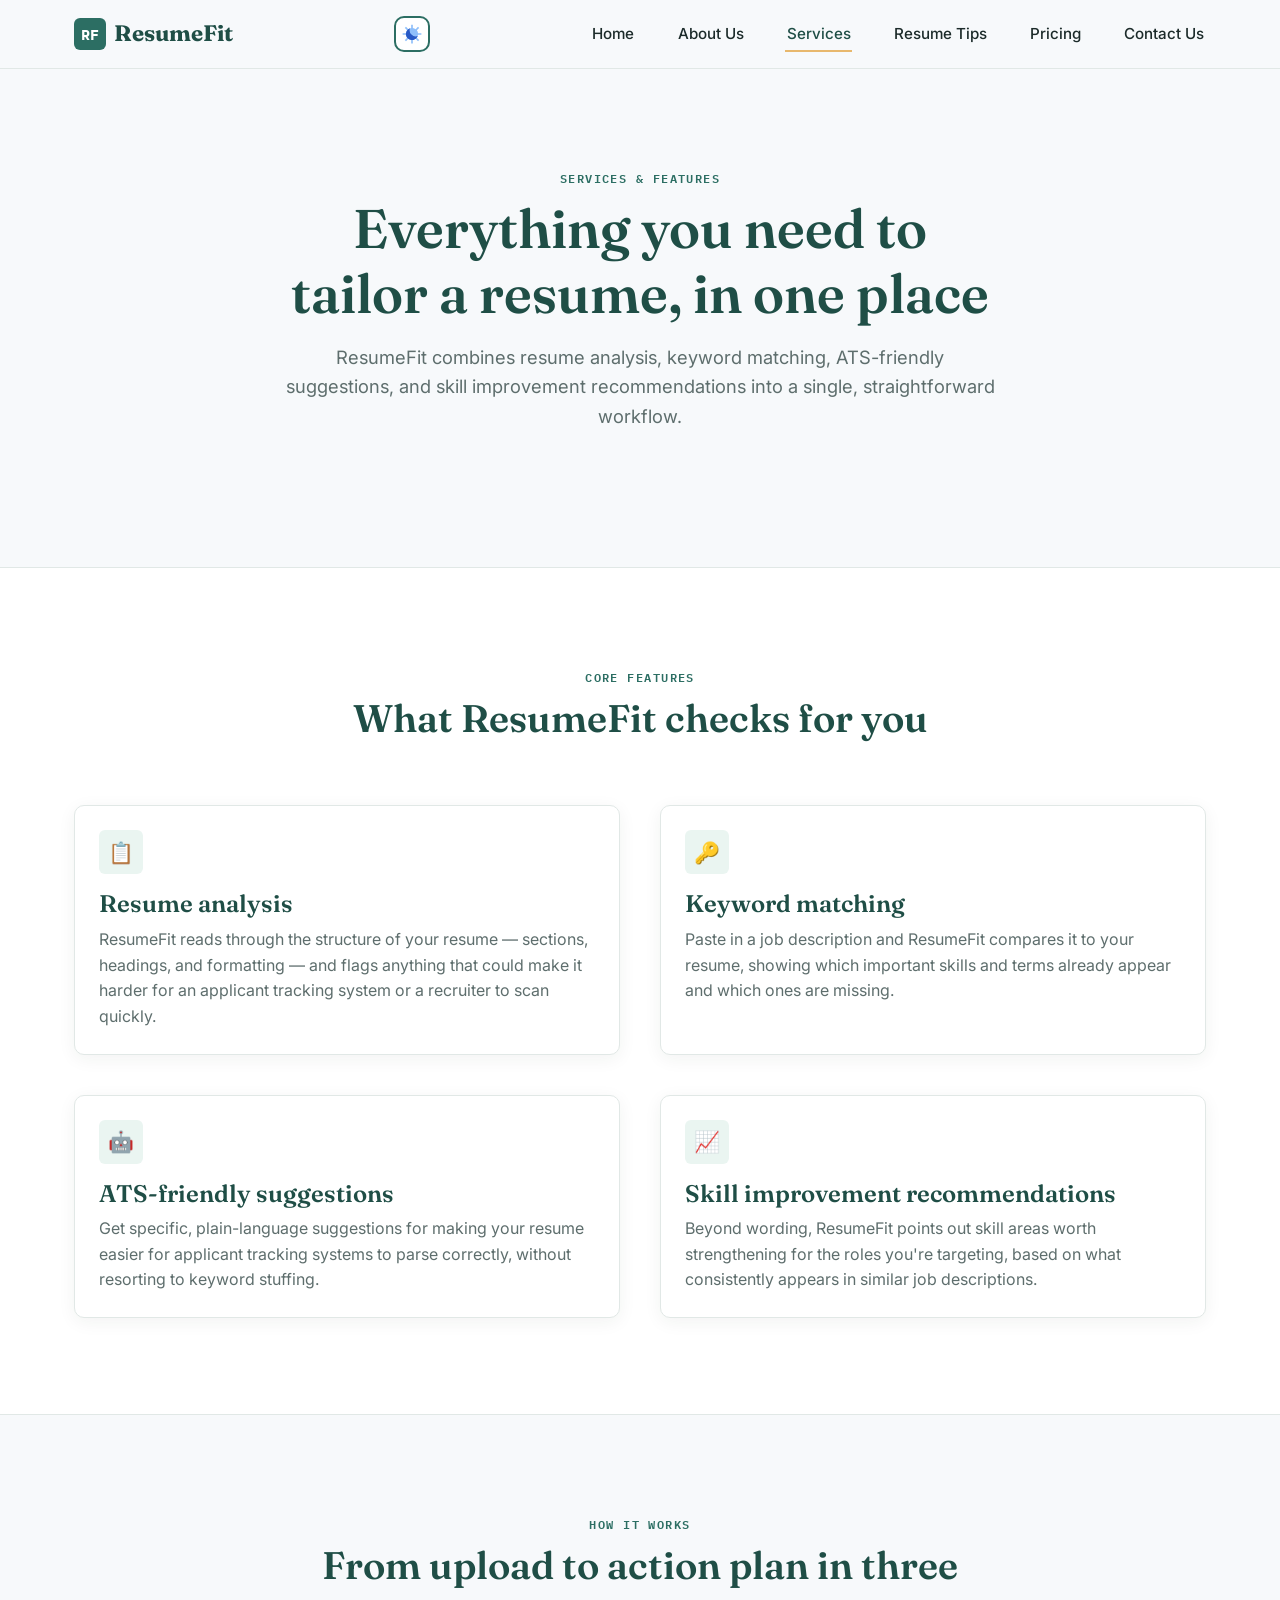
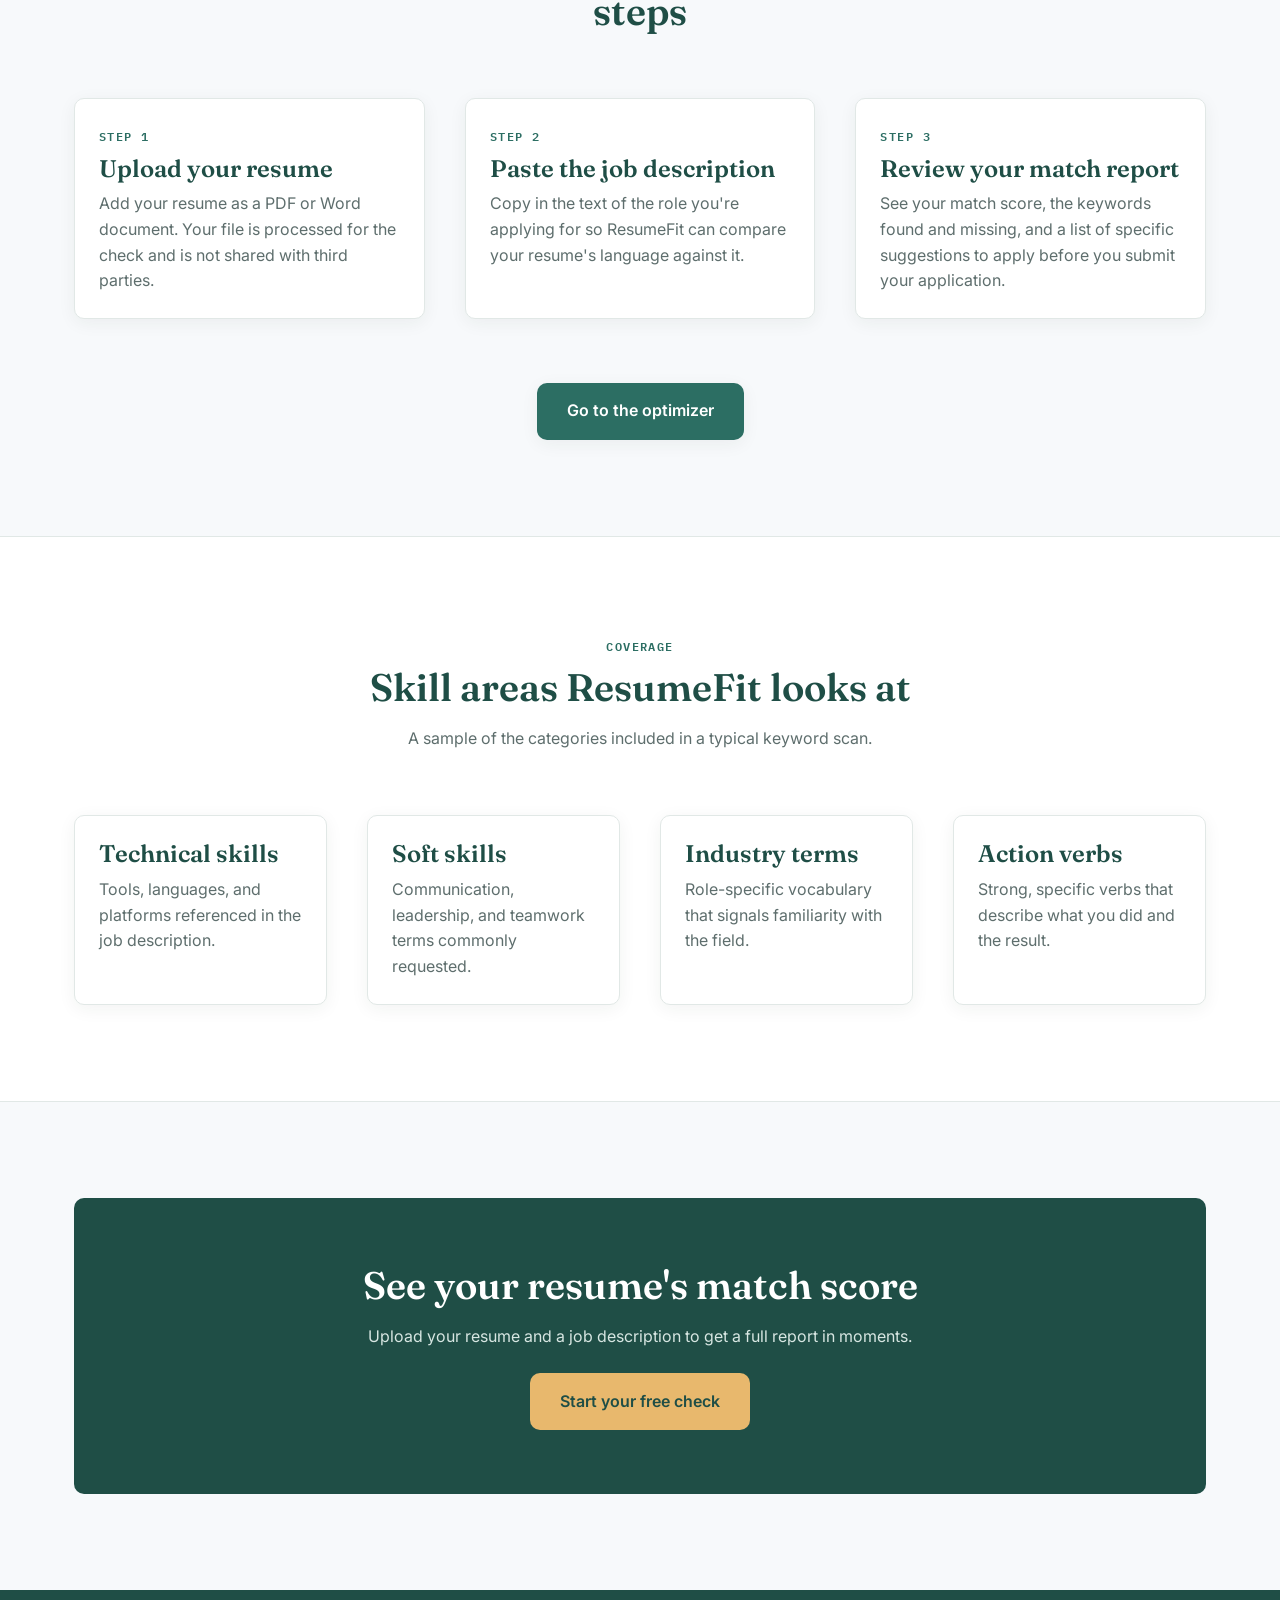
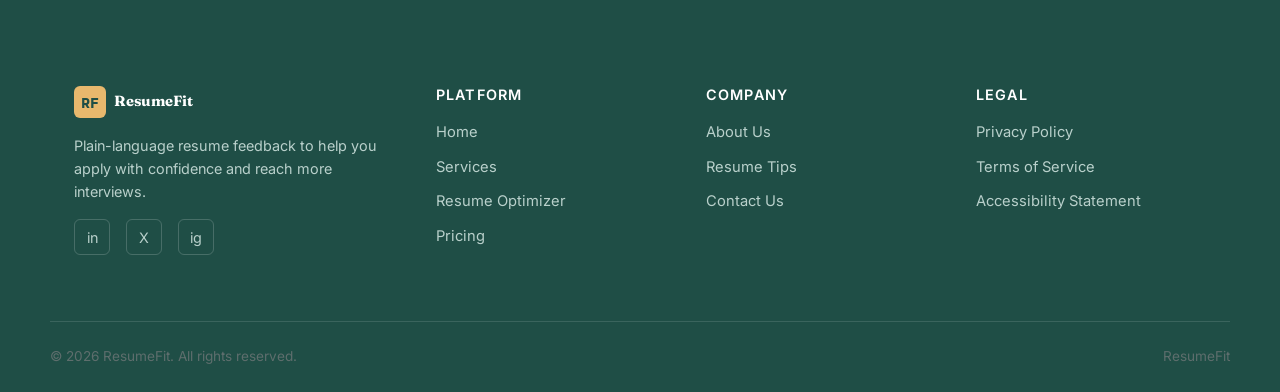
<file: ResumeFit Frontend/features.html>
<!DOCTYPE html>
<html lang="en">
<head>
  <meta charset="UTF-8" />
  <meta name="viewport" content="width=device-width, initial-scale=1.0" />
  <title>Services &amp; Features — ResumeFit</title>
  <meta name="description" content="Explore ResumeFit's resume analysis, keyword matching, ATS-friendly suggestions, and skill improvement recommendations." />
  <link rel="preconnect" href="https://fonts.googleapis.com">
  <link rel="preconnect" href="https://fonts.gstatic.com" crossorigin>
  <link href="https://fonts.googleapis.com/css2?family=Fraunces:wght@500;600;700&family=Inter:wght@400;500;600;700&family=IBM+Plex+Mono:wght@500;600&display=swap" rel="stylesheet">
  <link rel="stylesheet" href="css/style.css" />
</head>
<body>
  <a href="#main-content" class="skip-link">Skip to main content</a>

  <header class="site-header">
    <nav class="nav" aria-label="Main navigation">
      <a href="index.html" class="nav__logo">
        <span class="nav__logo-mark" aria-hidden="true">RF</span>
        ResumeFit
      </a>
      <button class="nav__toggle" aria-expanded="false" aria-controls="primary-nav">
        <span class="visually-hidden">Open menu</span>
        <span class="nav__toggle-bar" aria-hidden="true"></span>
        <span class="nav__toggle-bar" aria-hidden="true"></span>
        <span class="nav__toggle-bar" aria-hidden="true"></span>
      </button>
      <button id="theme-switch" type="button" aria-label="Toggle theme">
        <svg xmlns="http://www.w3.org/2000/svg" xmlns:xlink="http://www.w3.org/1999/xlink" aria-hidden="true" role="img" width="64" height="64" viewBox="0 0 24 24"><g fill="none" fill-rule="evenodd" clip-rule="evenodd"><path fill="#8fbffa" d="M13 .75v4.01a7.3 7.3 0 0 1 3.412 1.414l2.129-2.129l.707-.707l1.414 1.414l-.707.708l-2.129 2.128A7.27 7.27 0 0 1 19.24 11h4.01v2h-4.01a7.3 7.3 0 0 1-1.414 3.412l2.13 2.129l.706.707l-1.414 1.414l-.707-.707l-2.129-2.129A7.3 7.3 0 0 1 13 19.24v4.01h-2v-4.01a7.27 7.27 0 0 1-3.412-1.414l-2.128 2.13l-.708.706l-1.414-1.414l.707-.707l2.13-2.129A7.3 7.3 0 0 1 4.76 13H.75v-2h4.01a7.27 7.27 0 0 1 1.414-3.412L4.045 5.46l-.707-.708l1.414-1.414l.708.707l2.128 2.129A7.27 7.27 0 0 1 11 4.76V.75z"></path><path fill="#2859c5" d="M18.892 14.435a7.36 7.36 0 0 1-9.329-9.327a7.308 7.308 0 1 0 9.329 9.327"></path></g></svg>
        <svg xmlns="http://www.w3.org/2000/svg" xmlns:xlink="http://www.w3.org/1999/xlink" aria-hidden="true" role="img" width="100" height="100" viewBox="0 0 24 24"g fill="none" fill-rule="evenodd" clip-rule="evenodd"><path fill="#8fbffa" d="M12 1C5.925 1 1 5.925 1 12s4.925 11 11 11s11-4.925 11-11S18.075 1 12 1"></path><path fill="#2859c5" d="M15.78 7.011a5.322 5.322 0 0 0 0 9.978a6.26 6.26 0 1 1 0-9.978"></path></g></svg>
      </button>
      <ul class="nav__links" id="primary-nav">
        <li><a href="index.html">Home</a></li>
        <li><a href="about.html">About Us</a></li>
        <li><a href="features.html" aria-current="page">Services</a></li>
        <li><a href="tips.html">Resume Tips</a></li>
        <li><a href="pricing.html">Pricing</a></li>
        <li><a href="contact.html">Contact Us</a></li>
      </ul>
      
      <!-- <button id="tts-btn" type="button" aria-label="Read page aloud">
        🔊 Listen
      </button> -->
    </nav>
  </header>

  <main id="main-content">

    <!-- Page Hero -->
    <section class="hero">
      <div class="container hero__inner">
        <span class="eyebrow">Services &amp; Features</span>
        <h1>Everything you need to tailor a resume, in one place</h1>
        <p class="lead">
          ResumeFit combines resume analysis, keyword matching, ATS-friendly
          suggestions, and skill improvement recommendations into a single,
          straightforward workflow.
        </p>
      </div>
    </section>

    <!-- Core Features Grid -->
    <section class="section section--alt" aria-labelledby="core-features">
      <div class="container">
        <div class="section-header">
          <span class="eyebrow">Core features</span>
          <h2 id="core-features">What ResumeFit checks for you</h2>
        </div>

        <div class="grid grid--2">
          <div class="card">
            <div class="icon-badge" aria-hidden="true">📋</div>
            <h3>Resume analysis</h3>
            <p>
              ResumeFit reads through the structure of your resume — sections,
              headings, and formatting — and flags anything that could make it
              harder for an applicant tracking system or a recruiter to scan quickly.
            </p>
          </div>
          <div class="card">
            <div class="icon-badge" aria-hidden="true">🔑</div>
            <h3>Keyword matching</h3>
            <p>
              Paste in a job description and ResumeFit compares it to your resume,
              showing which important skills and terms already appear and which
              ones are missing.
            </p>
          </div>
          <div class="card">
            <div class="icon-badge" aria-hidden="true">🤖</div>
            <h3>ATS-friendly suggestions</h3>
            <p>
              Get specific, plain-language suggestions for making your resume easier
              for applicant tracking systems to parse correctly, without resorting
              to keyword stuffing.
            </p>
          </div>
          <div class="card">
            <div class="icon-badge" aria-hidden="true">📈</div>
            <h3>Skill improvement recommendations</h3>
            <p>
              Beyond wording, ResumeFit points out skill areas worth strengthening
              for the roles you're targeting, based on what consistently appears in
              similar job descriptions.
            </p>
          </div>
        </div>
      </div>
    </section>

    <!-- How it works (sequence — numbered markers are appropriate here) -->
    <section class="section" aria-labelledby="how-it-works">
      <div class="container">
        <div class="section-header">
          <span class="eyebrow">How it works</span>
          <h2 id="how-it-works">From upload to action plan in three steps</h2>
        </div>

        <div class="grid grid--3">
          <div class="card">
            <span class="eyebrow">Step 1</span>
            <h3>Upload your resume</h3>
            <p>
              Add your resume as a PDF or Word document. Your file is processed for
              the check and is not shared with third parties.
            </p>
          </div>
          <div class="card">
            <span class="eyebrow">Step 2</span>
            <h3>Paste the job description</h3>
            <p>
              Copy in the text of the role you're applying for so ResumeFit can
              compare your resume's language against it.
            </p>
          </div>
          <div class="card">
            <span class="eyebrow">Step 3</span>
            <h3>Review your match report</h3>
            <p>
              See your match score, the keywords found and missing, and a list of
              specific suggestions to apply before you submit your application.
            </p>
          </div>
        </div>

        <div class="hero__cta" style="margin-top: var(--space-xl);">
          <a href="optimizer.html" class="btn btn-primary">Go to the optimizer</a>
        </div>
      </div>
    </section>

    <!-- Skill categories checked -->
    <section class="section section--alt" aria-labelledby="skill-categories">
      <div class="container">
        <div class="section-header">
          <span class="eyebrow">Coverage</span>
          <h2 id="skill-categories">Skill areas ResumeFit looks at</h2>
          <p>A sample of the categories included in a typical keyword scan.</p>
        </div>

        <div class="grid grid--4">
          <div class="card">
            <h3>Technical skills</h3>
            <p>Tools, languages, and platforms referenced in the job description.</p>
          </div>
          <div class="card">
            <h3>Soft skills</h3>
            <p>Communication, leadership, and teamwork terms commonly requested.</p>
          </div>
          <div class="card">
            <h3>Industry terms</h3>
            <p>Role-specific vocabulary that signals familiarity with the field.</p>
          </div>
          <div class="card">
            <h3>Action verbs</h3>
            <p>Strong, specific verbs that describe what you did and the result.</p>
          </div>
        </div>
      </div>
    </section>

    <!-- CTA -->
    <section class="section">
      <div class="container">
        <div class="cta-banner">
          <h2>See your resume's match score</h2>
          <p>Upload your resume and a job description to get a full report in moments.</p>
          <a href="optimizer.html" class="btn btn-accent">Start your free check</a>
        </div>
      </div>
    </section>

  </main>

  <!-- Footer -->
  <footer class="site-footer">
    <div class="container footer-grid">
      <div class="footer-brand">
        <a href="index.html" class="nav__logo">
          <span class="nav__logo-mark" aria-hidden="true">RF</span>
          ResumeFit
        </a>
        <p>Plain-language resume feedback to help you apply with confidence and reach more interviews.</p>
        <div class="footer-social" style="margin-top: 1rem;">
          <a href="#" aria-label="ResumeFit on LinkedIn">in</a>
          <a href="#" aria-label="ResumeFit on Twitter / X">X</a>
          <a href="#" aria-label="ResumeFit on Instagram">ig</a>
        </div>
      </div>
      <div>
        <h4>Platform</h4>
        <ul>
          <li><a href="index.html">Home</a></li>
          <li><a href="features.html">Services</a></li>
          <li><a href="optimizer.html">Resume Optimizer</a></li>
          <li><a href="pricing.html">Pricing</a></li>
        </ul>
      </div>
      <div>
        <h4>Company</h4>
        <ul>
          <li><a href="about.html">About Us</a></li>
          <li><a href="tips.html">Resume Tips</a></li>
          <li><a href="contact.html">Contact Us</a></li>
        </ul>
      </div>
      <div>
        <h4>Legal</h4>
        <ul>
          <li><a href="#">Privacy Policy</a></li>
          <li><a href="#">Terms of Service</a></li>
          <li><a href="#">Accessibility Statement</a></li>
        </ul>
      </div>
    </div>
    <div class="container footer-bottom">
      <p>© 2026 ResumeFit. All rights reserved.</p>
      <p>ResumeFit</p>
    </div>
  </footer>

  <script src="js/script.js"></script>
</body>
</html>
</file>
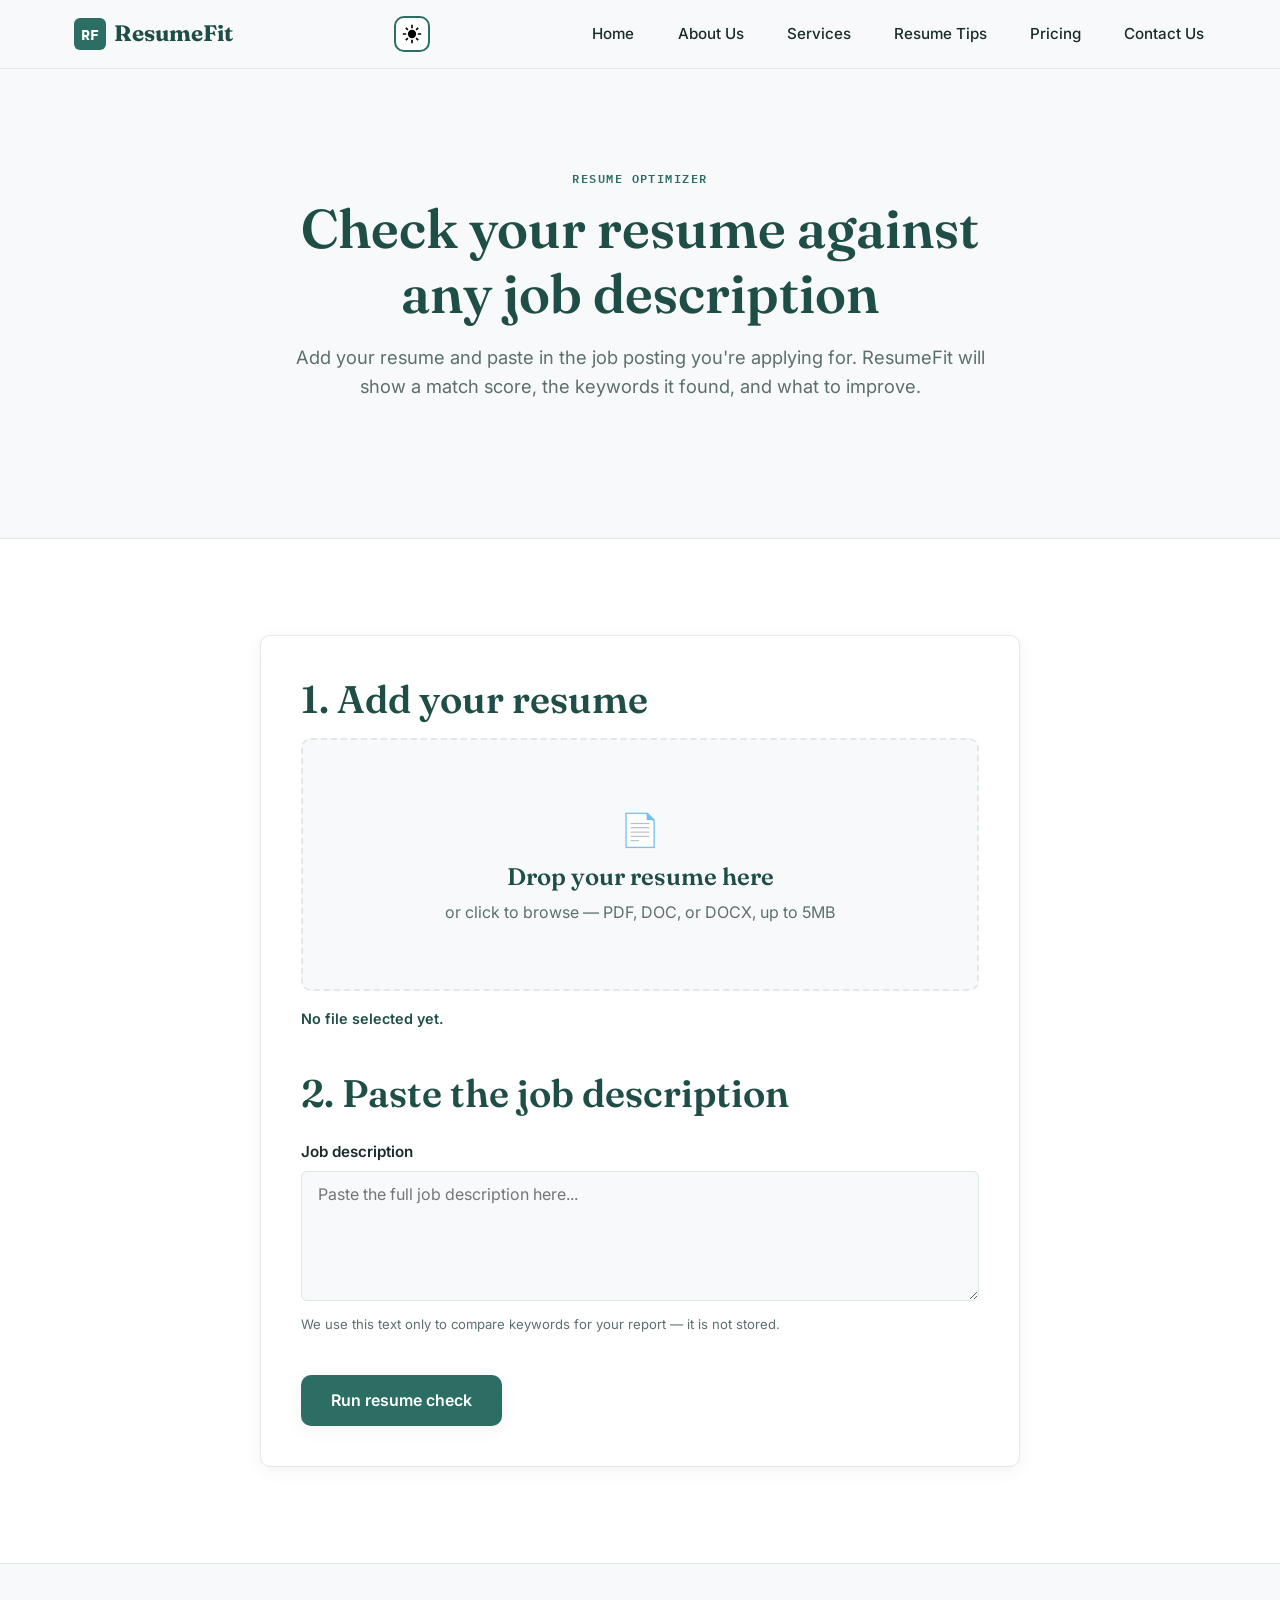
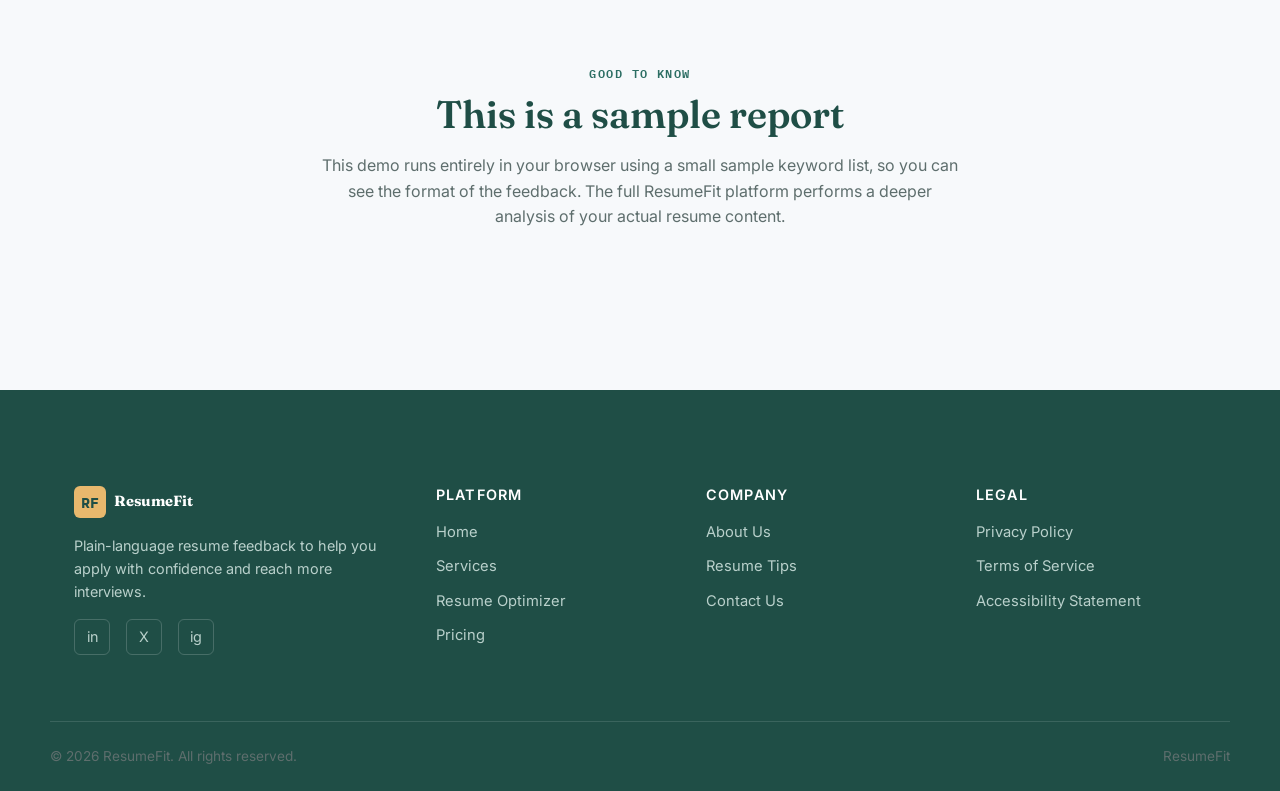
<file: ResumeFit Frontend/optimizer.html>
<!DOCTYPE html>
<html lang="en">
<head>
  <meta charset="UTF-8" />
  <meta name="viewport" content="width=device-width, initial-scale=1.0" />
  <title>Resume Optimizer — ResumeFit</title>
  <meta name="description" content="Upload your resume, paste a job description, and get a match score with keyword analysis and improvement suggestions." />
  <link rel="preconnect" href="https://fonts.googleapis.com">
  <link rel="preconnect" href="https://fonts.gstatic.com" crossorigin>
  <link href="https://fonts.googleapis.com/css2?family=Fraunces:wght@500;600;700&family=Inter:wght@400;500;600;700&family=IBM+Plex+Mono:wght@500;600&display=swap" rel="stylesheet">
  <link rel="stylesheet" href="css/style.css" />
</head>
<body>
  <a href="#main-content" class="skip-link">Skip to main content</a>

  <header class="site-header">
    <nav class="nav" aria-label="Main navigation">
      <a href="index.html" class="nav__logo">
        <span class="nav__logo-mark" aria-hidden="true">RF</span>
        ResumeFit
      </a>
      <button class="nav__toggle" aria-expanded="false" aria-controls="primary-nav">
        <span class="visually-hidden">Open menu</span>
        <span class="nav__toggle-bar" aria-hidden="true"></span>
        <span class="nav__toggle-bar" aria-hidden="true"></span>
        <span class="nav__toggle-bar" aria-hidden="true"></span>
      </button>
      <button id="theme-switch" type="button" aria-label="Toggle theme">
        <svg xmlns="http://www.w3.org/2000/svg" height="24px" viewBox="0 -960 960 960" width="24px" fill="#e3e3e3"><path d="M338.5-338.5Q280-397 280-480t58.5-141.5Q397-680 480-680t141.5 58.5Q680-563 680-480t-58.5 141.5Q563-280 480-280t-141.5-58.5ZM200-440H40v-80h160v80Zm720 0H760v-80h160v80ZM440-760v-160h80v160h-80Zm0 720v-160h80v160h-80ZM256-650l-101-97 57-59 96 100-52 56Zm492 496-97-101 53-55 101 97-57 59Zm-98-550 97-101 59 57-100 96-56-52ZM154-212l101-97 55 53-97 101-59-57Z"/></svg>
        <svg xmlns="http://www.w3.org/2000/svg" height="24px" viewBox="0 -960 960 960" width="24px" fill="#e3e3e3"><path d="M480-120q-150 0-255-105T120-480q0-150 105-255t255-105q14 0 27.5 1t26.5 3q-41 29-65.5 75.5T444-660q0 90 63 153t153 63q55 0 101-24.5t75-65.5q2 13 3 26.5t1 27.5q0 150-105 255T480-120Z"/></svg>
      </button>
      <ul class="nav__links" id="primary-nav">
        <li><a href="index.html">Home</a></li>
        <li><a href="about.html">About Us</a></li>
        <li><a href="features.html">Services</a></li>
        <li><a href="tips.html">Resume Tips</a></li>
        <li><a href="pricing.html">Pricing</a></li>
        <li><a href="contact.html">Contact Us</a></li>
      </ul>
      
      <!-- <button id="tts-btn" type="button" aria-label="Read page aloud">
        🔊 Listen
      </button> -->
    </nav>
  </header>

  <main id="main-content">

    <!-- Page Hero -->
    <section class="hero">
      <div class="container hero__inner">
        <span class="eyebrow">Resume Optimizer</span>
        <h1>Check your resume against any job description</h1>
        <p class="lead">
          Add your resume and paste in the job posting you're applying for. ResumeFit
          will show a match score, the keywords it found, and what to improve.
        </p>
      </div>
    </section>

    <!-- Optimizer Form -->
    <section class="section section--alt">
      <div class="container">
        <div class="upload-card">
          <form id="optimizer-form" novalidate>

            <h2 style="margin-bottom: var(--space-sm);">1. Add your resume</h2>
            <div class="dropzone" role="button" tabindex="0" aria-describedby="file-status">
              <div class="dropzone__icon" aria-hidden="true">📄</div>
              <h3>Drop your resume here</h3>
              <p>or click to browse — PDF, DOC, or DOCX, up to 5MB</p>
              <label for="resume-file" class="visually-hidden">Resume file upload</label>
              <input type="file" id="resume-file" accept=".pdf,.doc,.docx" />
            </div>
            <p id="file-status" class="file-status" aria-live="polite">No file selected yet.</p>

            <h2 style="margin-top: var(--space-lg); margin-bottom: var(--space-sm);">2. Paste the job description</h2>
            <div class="field">
              <label for="job-description">Job description</label>
              <textarea id="job-description" name="job-description" required
                aria-describedby="jd-hint jd-error"
                placeholder="Paste the full job description here..."></textarea>
              <p id="jd-hint" class="field__hint">We use this text only to compare keywords for your report — it is not stored.</p>
              <p id="jd-error" class="field-error" role="alert">Please paste the job description before running the check.</p>
            </div>

            <div class="hero__cta" style="justify-content: flex-start; margin-top: var(--space-lg);">
              <button type="submit" class="btn btn-primary">Run resume check</button>
            </div>
          </form>

          <!-- Feedback Results (hidden until generated) -->
          <div id="feedback" class="feedback" aria-live="polite">
            <h2>Your match report</h2>

            <div class="feedback__score">
              <div class="feedback__score-value" id="score-value">0%</div>
              <div class="feedback__score-bar" role="progressbar" aria-label="Resume match score" aria-valuemin="0" aria-valuemax="100">
                <div class="feedback__score-fill" id="score-fill"></div>
              </div>
            </div>

            <div class="feedback__keywords">
              <h3>Keyword matches</h3>
              <p>Skills and terms from the job description, and whether they appear in your resume sample.</p>
              <div class="keyword-chips" id="keyword-chips"></div>
            </div>

            <div style="margin-top: var(--space-lg);">
              <h3>Suggestions</h3>
              <ul class="feedback__list" id="suggestions-list"></ul>
            </div>
            <!-- <button id="theme-switch" type="button" aria-label="Toggle theme">
              <svg xmlns="http://www.w3.org/2000/svg" xmlns:xlink="http://www.w3.org/1999/xlink" aria-hidden="true" role="img" width="64" height="64" viewBox="0 0 24 24"><g fill="none" fill-rule="evenodd" clip-rule="evenodd"><path fill="#8fbffa" d="M13 .75v4.01a7.3 7.3 0 0 1 3.412 1.414l2.129-2.129l.707-.707l1.414 1.414l-.707.708l-2.129 2.128A7.27 7.27 0 0 1 19.24 11h4.01v2h-4.01a7.3 7.3 0 0 1-1.414 3.412l2.13 2.129l.706.707l-1.414 1.414l-.707-.707l-2.129-2.129A7.3 7.3 0 0 1 13 19.24v4.01h-2v-4.01a7.27 7.27 0 0 1-3.412-1.414l-2.128 2.13l-.708.706l-1.414-1.414l.707-.707l2.13-2.129A7.3 7.3 0 0 1 4.76 13H.75v-2h4.01a7.27 7.27 0 0 1 1.414-3.412L4.045 5.46l-.707-.708l1.414-1.414l.708.707l2.128 2.129A7.27 7.27 0 0 1 11 4.76V.75z"></path><path fill="#2859c5" d="M18.892 14.435a7.36 7.36 0 0 1-9.329-9.327a7.308 7.308 0 1 0 9.329 9.327"></path></g></svg>
              <svg xmlns="http://www.w3.org/2000/svg" xmlns:xlink="http://www.w3.org/1999/xlink" aria-hidden="true" role="img" width="100" height="100" viewBox="0 0 24 24"g fill="none" fill-rule="evenodd" clip-rule="evenodd"><path fill="#8fbffa" d="M12 1C5.925 1 1 5.925 1 12s4.925 11 11 11s11-4.925 11-11S18.075 1 12 1"></path><path fill="#2859c5" d="M15.78 7.011a5.322 5.322 0 0 0 0 9.978a6.26 6.26 0 1 1 0-9.978"></path></g></svg>
            </button> -->
            <button id="tts-btn" type="button" aria-label="Read page aloud">
              🔊
            </button>
          </div>
        </div>
      </div>
    </section>

    <!-- Helpful note -->
    <section class="section">
      <div class="container">
        <div class="section-header">
          <span class="eyebrow">Good to know</span>
          <h2>This is a sample report</h2>
          <p>
            This demo runs entirely in your browser using a small sample keyword list,
            so you can see the format of the feedback. The full ResumeFit platform
            performs a deeper analysis of your actual resume content.
          </p>
        </div>
      </div>
    </section>

  </main>

  <!-- Footer -->
  <footer class="site-footer">
    <div class="container footer-grid">
      <div class="footer-brand">
        <a href="index.html" class="nav__logo">
          <span class="nav__logo-mark" aria-hidden="true">RF</span>
          ResumeFit
        </a>
        <p>Plain-language resume feedback to help you apply with confidence and reach more interviews.</p>
        <div class="footer-social" style="margin-top: 1rem;">
          <a href="#" aria-label="ResumeFit on LinkedIn">in</a>
          <a href="#" aria-label="ResumeFit on Twitter / X">X</a>
          <a href="#" aria-label="ResumeFit on Instagram">ig</a>
        </div>
      </div>
      <div>
        <h4>Platform</h4>
        <ul>
          <li><a href="index.html">Home</a></li>
          <li><a href="features.html">Services</a></li>
          <li><a href="optimizer.html">Resume Optimizer</a></li>
          <li><a href="pricing.html">Pricing</a></li>
        </ul>
      </div>
      <div>
        <h4>Company</h4>
        <ul>
          <li><a href="about.html">About Us</a></li>
          <li><a href="tips.html">Resume Tips</a></li>
          <li><a href="contact.html">Contact Us</a></li>
        </ul>
      </div>
      <div>
        <h4>Legal</h4>
        <ul>
          <li><a href="#">Privacy Policy</a></li>
          <li><a href="#">Terms of Service</a></li>
          <li><a href="#">Accessibility Statement</a></li>
        </ul>
      </div>
    </div>
    <div class="container footer-bottom">
      <p>© 2026 ResumeFit. All rights reserved.</p>
      <p>ResumeFit</p>
    </div>
  </footer>

  <script src="js/script.js"></script>
</body>
</html>
</file>
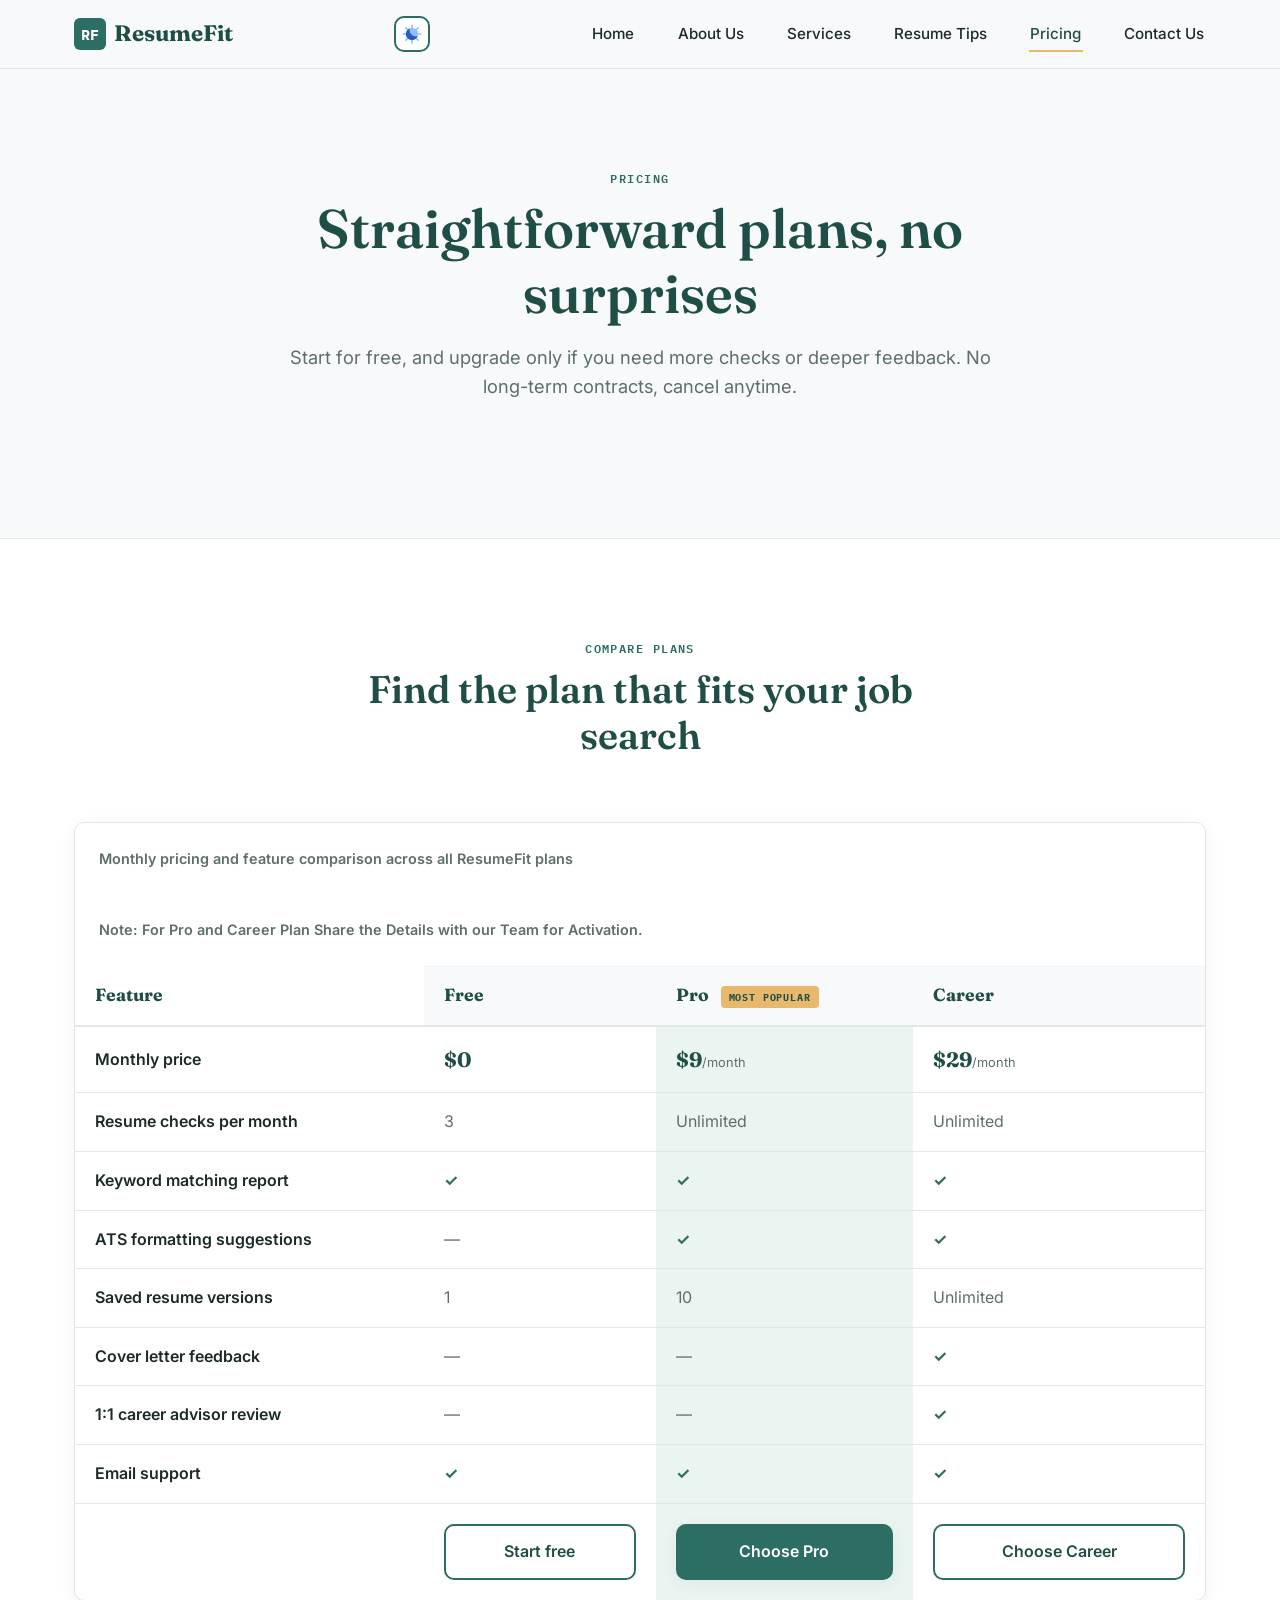
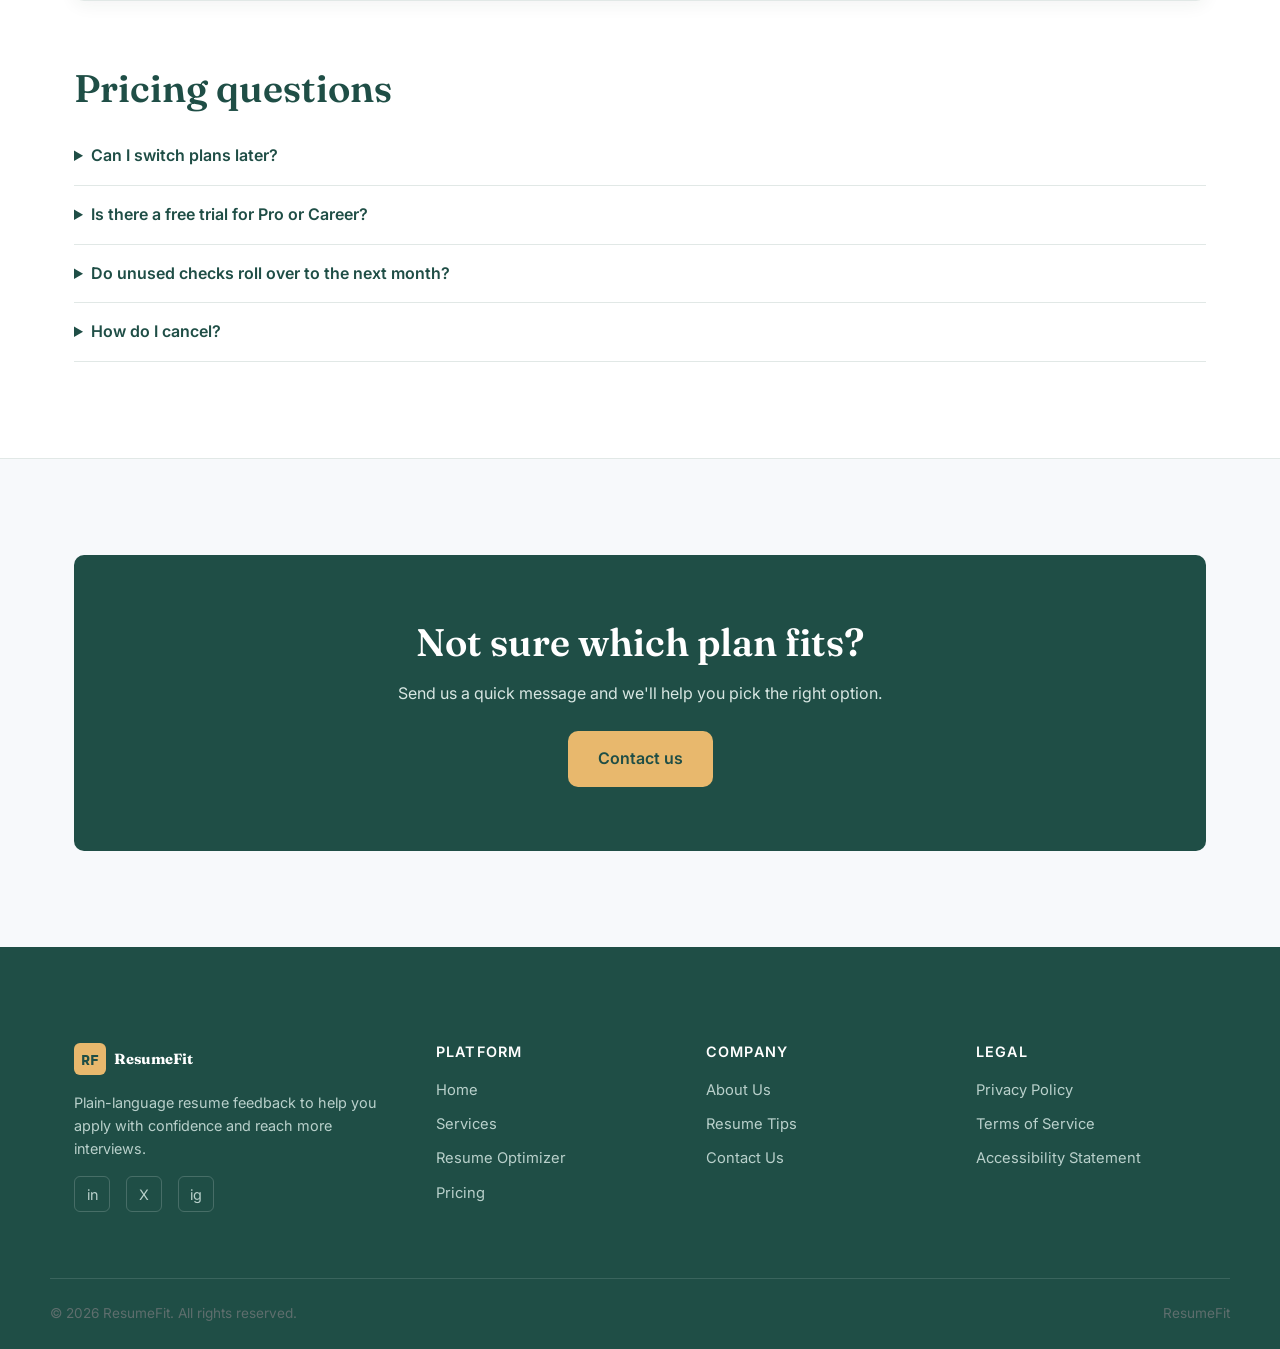
<file: ResumeFit Frontend/pricing.html>
<!DOCTYPE html>
<html lang="en">
<head>
  <meta charset="UTF-8" />
  <meta name="viewport" content="width=device-width, initial-scale=1.0" />
  <title>Pricing — ResumeFit</title>
  <meta name="description" content="Compare ResumeFit's Free, Pro, and Career plans and choose the option that fits your job search." />
  <link rel="preconnect" href="https://fonts.googleapis.com">
  <link rel="preconnect" href="https://fonts.gstatic.com" crossorigin>
  <link href="https://fonts.googleapis.com/css2?family=Fraunces:wght@500;600;700&family=Inter:wght@400;500;600;700&family=IBM+Plex+Mono:wght@500;600&display=swap" rel="stylesheet">
  <link rel="stylesheet" href="css/style.css" />
</head>
<body>
  <a href="#main-content" class="skip-link">Skip to main content</a>

  <header class="site-header">
    <nav class="nav" aria-label="Main navigation">
      <a href="index.html" class="nav__logo">
        <span class="nav__logo-mark" aria-hidden="true">RF</span>
        ResumeFit
      </a>
      <button class="nav__toggle" aria-expanded="false" aria-controls="primary-nav">
        <span class="visually-hidden">Open menu</span>
        <span class="nav__toggle-bar" aria-hidden="true"></span>
        <span class="nav__toggle-bar" aria-hidden="true"></span>
        <span class="nav__toggle-bar" aria-hidden="true"></span>
      </button>
      <button id="theme-switch" type="button" aria-label="Toggle theme">
        <svg xmlns="http://www.w3.org/2000/svg" xmlns:xlink="http://www.w3.org/1999/xlink" aria-hidden="true" role="img" width="64" height="64" viewBox="0 0 24 24"><g fill="none" fill-rule="evenodd" clip-rule="evenodd"><path fill="#8fbffa" d="M13 .75v4.01a7.3 7.3 0 0 1 3.412 1.414l2.129-2.129l.707-.707l1.414 1.414l-.707.708l-2.129 2.128A7.27 7.27 0 0 1 19.24 11h4.01v2h-4.01a7.3 7.3 0 0 1-1.414 3.412l2.13 2.129l.706.707l-1.414 1.414l-.707-.707l-2.129-2.129A7.3 7.3 0 0 1 13 19.24v4.01h-2v-4.01a7.27 7.27 0 0 1-3.412-1.414l-2.128 2.13l-.708.706l-1.414-1.414l.707-.707l2.13-2.129A7.3 7.3 0 0 1 4.76 13H.75v-2h4.01a7.27 7.27 0 0 1 1.414-3.412L4.045 5.46l-.707-.708l1.414-1.414l.708.707l2.128 2.129A7.27 7.27 0 0 1 11 4.76V.75z"></path><path fill="#2859c5" d="M18.892 14.435a7.36 7.36 0 0 1-9.329-9.327a7.308 7.308 0 1 0 9.329 9.327"></path></g></svg>
        <svg xmlns="http://www.w3.org/2000/svg" xmlns:xlink="http://www.w3.org/1999/xlink" aria-hidden="true" role="img" width="100" height="100" viewBox="0 0 24 24"g fill="none" fill-rule="evenodd" clip-rule="evenodd"><path fill="#8fbffa" d="M12 1C5.925 1 1 5.925 1 12s4.925 11 11 11s11-4.925 11-11S18.075 1 12 1"></path><path fill="#2859c5" d="M15.78 7.011a5.322 5.322 0 0 0 0 9.978a6.26 6.26 0 1 1 0-9.978"></path></g></svg>
      </button>
      <ul class="nav__links" id="primary-nav">
        <li><a href="index.html">Home</a></li>
        <li><a href="about.html">About Us</a></li>
        <li><a href="features.html">Services</a></li>
        <li><a href="tips.html">Resume Tips</a></li>
        <li><a href="pricing.html" aria-current="page">Pricing</a></li>
        <li><a href="contact.html">Contact Us</a></li>
      </ul>
      
      <!-- <button id="tts-btn" type="button" aria-label="Read page aloud">
        🔊 Listen
      </button> -->
    </nav>
  </header>

  <main id="main-content">

    <!-- Page Hero -->
    <section class="hero">
      <div class="container hero__inner">
        <span class="eyebrow">Pricing</span>
        <h1>Straightforward plans, no surprises</h1>
        <p class="lead">
          Start for free, and upgrade only if you need more checks or deeper
          feedback. No long-term contracts, cancel anytime.
        </p>
      </div>
    </section>

    <!-- Pricing Table -->
    <section class="section section--alt" aria-labelledby="pricing-heading">
      <div class="container">
        <div class="section-header">
          <span class="eyebrow">Compare plans</span>
          <h2 id="pricing-heading">Find the plan that fits your job search</h2>
        </div>

        <div class="pricing-table-wrap">
          <table class="pricing-table">
            <caption>Monthly pricing and feature comparison across all ResumeFit plans</caption>
            <caption>Note: For Pro and Career Plan Share the Details with our Team for Activation.</caption>
            <thead>
              <tr>
                <th scope="col">Feature</th>
                <th scope="col">Free</th>
                <th scope="col" class="plan-highlight">Pro <span class="plan-badge">Most popular</span></th>
                <th scope="col">Career</th>
              </tr>
            </thead>
            <tbody>
              <tr>
                <th scope="row">Monthly price</th>
                <td class="price-cell">$0</td>
                <td class="price-cell plan-highlight">$9<span>/month</span></td>
                <td class="price-cell">$29<span>/month</span></td>
              </tr>
              <tr>
                <th scope="row">Resume checks per month</th>
                <td>3</td>
                <td class="plan-highlight">Unlimited</td>
                <td>Unlimited</td>
              </tr>
              <tr>
                <th scope="row">Keyword matching report</th>
                <td><span class="yes" aria-hidden="true">✓</span><span class="visually-hidden">Included</span></td>
                <td class="plan-highlight"><span class="yes" aria-hidden="true">✓</span><span class="visually-hidden">Included</span></td>
                <td><span class="yes" aria-hidden="true">✓</span><span class="visually-hidden">Included</span></td>
              </tr>
              <tr>
                <th scope="row">ATS formatting suggestions</th>
                <td><span class="no" aria-hidden="true">—</span><span class="visually-hidden">Not included</span></td>
                <td class="plan-highlight"><span class="yes" aria-hidden="true">✓</span><span class="visually-hidden">Included</span></td>
                <td><span class="yes" aria-hidden="true">✓</span><span class="visually-hidden">Included</span></td>
              </tr>
              <tr>
                <th scope="row">Saved resume versions</th>
                <td>1</td>
                <td class="plan-highlight">10</td>
                <td>Unlimited</td>
              </tr>
              <tr>
                <th scope="row">Cover letter feedback</th>
                <td><span class="no" aria-hidden="true">—</span><span class="visually-hidden">Not included</span></td>
                <td class="plan-highlight"><span class="no" aria-hidden="true">—</span><span class="visually-hidden">Not included</span></td>
                <td><span class="yes" aria-hidden="true">✓</span><span class="visually-hidden">Included</span></td>
              </tr>
              <tr>
                <th scope="row">1:1 career advisor review</th>
                <td><span class="no" aria-hidden="true">—</span><span class="visually-hidden">Not included</span></td>
                <td class="plan-highlight"><span class="no" aria-hidden="true">—</span><span class="visually-hidden">Not included</span></td>
                <td><span class="yes" aria-hidden="true">✓</span><span class="visually-hidden">Included</span></td>
              </tr>
              <tr>
                <th scope="row">Email support</th>
                <td><span class="yes" aria-hidden="true">✓</span><span class="visually-hidden">Included</span></td>
                <td class="plan-highlight"><span class="yes" aria-hidden="true">✓</span><span class="visually-hidden">Included</span></td>
                <td><span class="yes" aria-hidden="true">✓</span><span class="visually-hidden">Included</span></td>
              </tr>
              <tr class="pricing-cta-row">
                <td></td>
                <td><a href="optimizer.html" class="btn btn-outline btn-block">Start free</a></td>
                <td class="plan-highlight"><a href="contact.html" class="btn btn-primary btn-block">Choose Pro</a></td>
                <td><a href="contact.html" class="btn btn-outline btn-block">Choose Career</a></td>
              </tr>
            </tbody>
          </table>
        </div>

        <!-- FAQ -->
        <div class="pricing-faq">
          <h2>Pricing questions</h2>
          <details>
            <summary>Can I switch plans later?</summary>
            <p>Yes. You can move between Free, Pro, and Career at any time, and changes take effect from your next billing date.</p>
          </details>
          <details>
            <summary>Is there a free trial for Pro or Career?</summary>
            <p>The Free plan lets you try the core resume check at no cost. Reach out through the Contact Us page if you'd like to discuss a trial of Pro or Career.</p>
          </details>
          <details>
            <summary>Do unused checks roll over to the next month?</summary>
            <p>No. Free plan checks reset each month and do not carry over, while Pro and Career include unlimited checks.</p>
          </details>
          <details>
            <summary>How do I cancel?</summary>
            <p>You can cancel anytime from your account settings. Your plan remains active until the end of the current billing period.</p>
          </details>
        </div>
      </div>
    </section>

    <!-- CTA -->
    <section class="section">
      <div class="container">
        <div class="cta-banner">
          <h2>Not sure which plan fits?</h2>
          <p>Send us a quick message and we'll help you pick the right option.</p>
          <a href="contact.html" class="btn btn-accent">Contact us</a>
        </div>
      </div>
    </section>

  </main>

  <!-- Footer -->
  <footer class="site-footer">
    <div class="container footer-grid">
      <div class="footer-brand">
        <a href="index.html" class="nav__logo">
          <span class="nav__logo-mark" aria-hidden="true">RF</span>
          ResumeFit
        </a>
        <p>Plain-language resume feedback to help you apply with confidence and reach more interviews.</p>
        <div class="footer-social" style="margin-top: 1rem;">
          <a href="#" aria-label="ResumeFit on LinkedIn">in</a>
          <a href="#" aria-label="ResumeFit on Twitter / X">X</a>
          <a href="#" aria-label="ResumeFit on Instagram">ig</a>
        </div>
      </div>
      <div>
        <h4>Platform</h4>
        <ul>
          <li><a href="index.html">Home</a></li>
          <li><a href="features.html">Services</a></li>
          <li><a href="optimizer.html">Resume Optimizer</a></li>
          <li><a href="pricing.html">Pricing</a></li>
        </ul>
      </div>
      <div>
        <h4>Company</h4>
        <ul>
          <li><a href="about.html">About Us</a></li>
          <li><a href="tips.html">Resume Tips</a></li>
          <li><a href="contact.html">Contact Us</a></li>
        </ul>
      </div>
      <div>
        <h4>Legal</h4>
        <ul>
          <li><a href="#">Privacy Policy</a></li>
          <li><a href="#">Terms of Service</a></li>
          <li><a href="#">Accessibility Statement</a></li>
        </ul>
      </div>
    </div>
    <div class="container footer-bottom">
      <p>© 2026 ResumeFit. All rights reserved.</p>
      <p>ResumeFit</p>
    </div>
  </footer>

  <script src="js/script.js"></script>
</body>
</html>
</file>
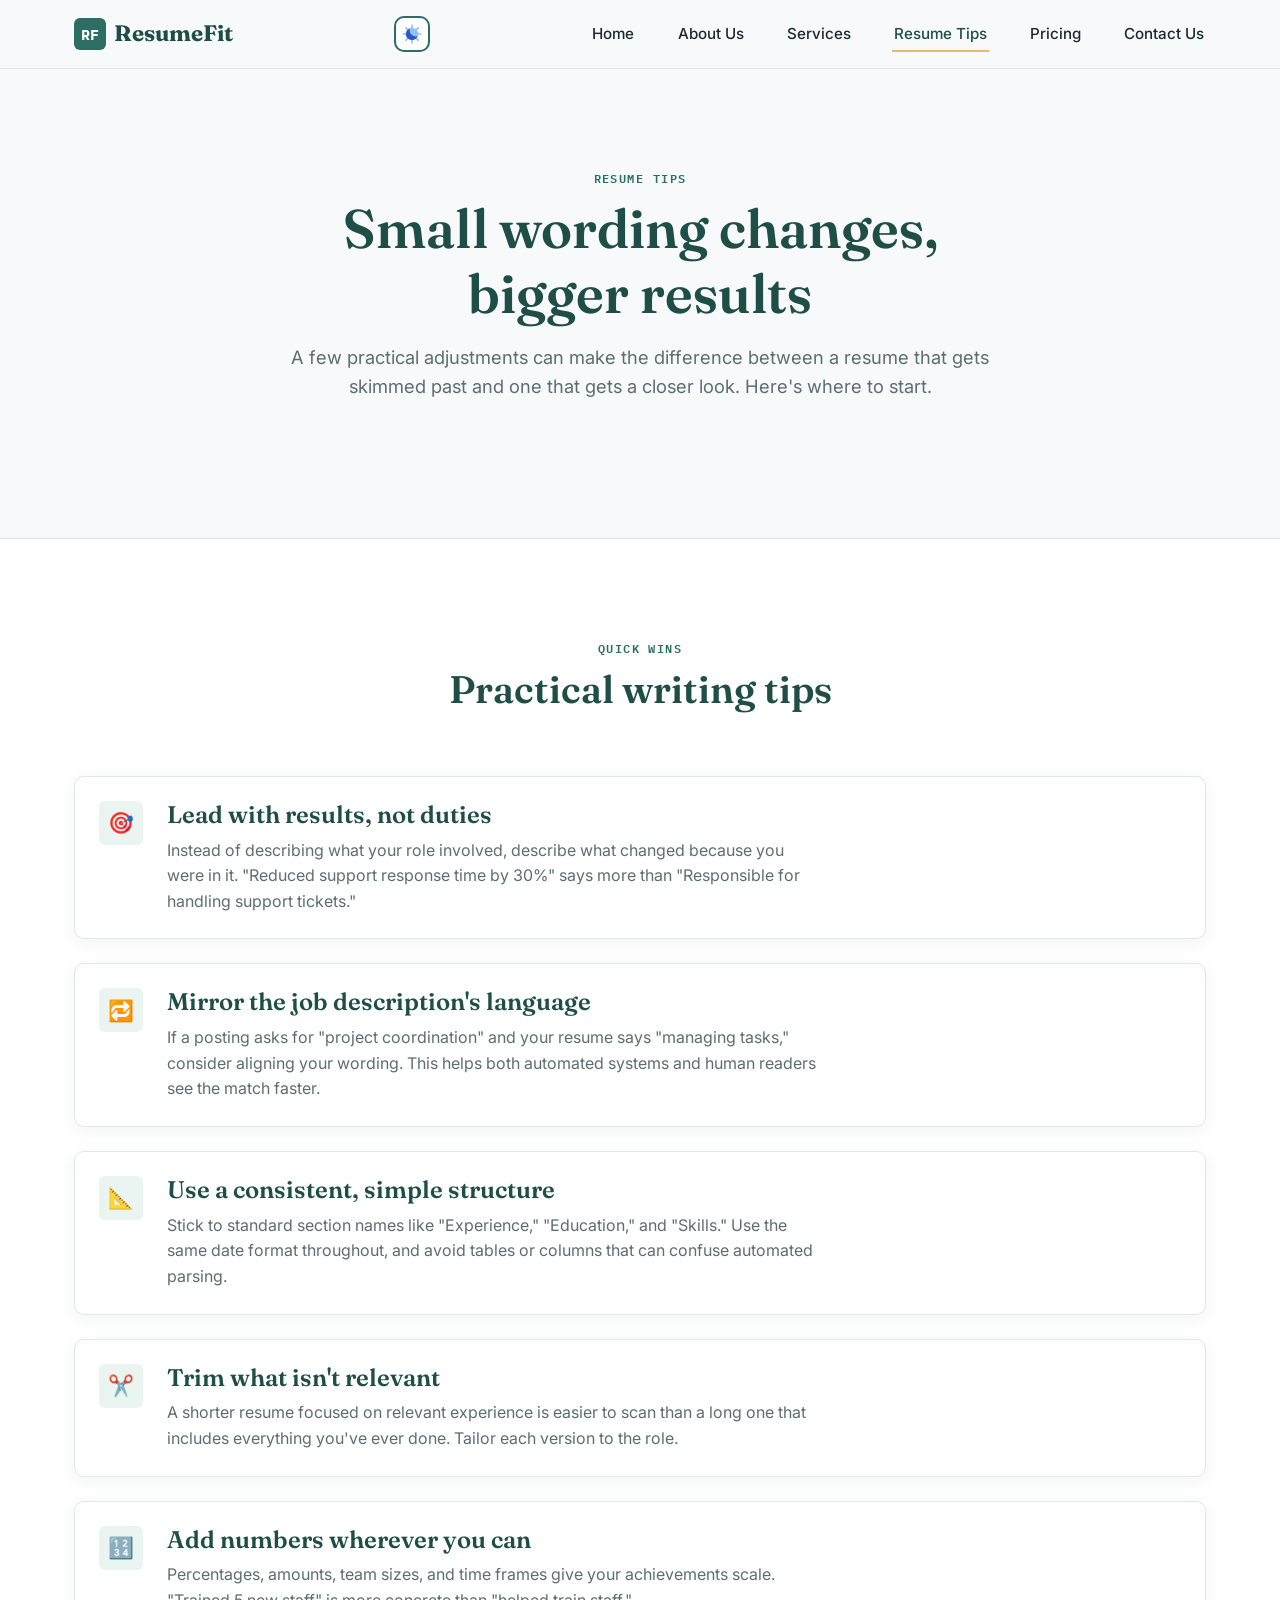
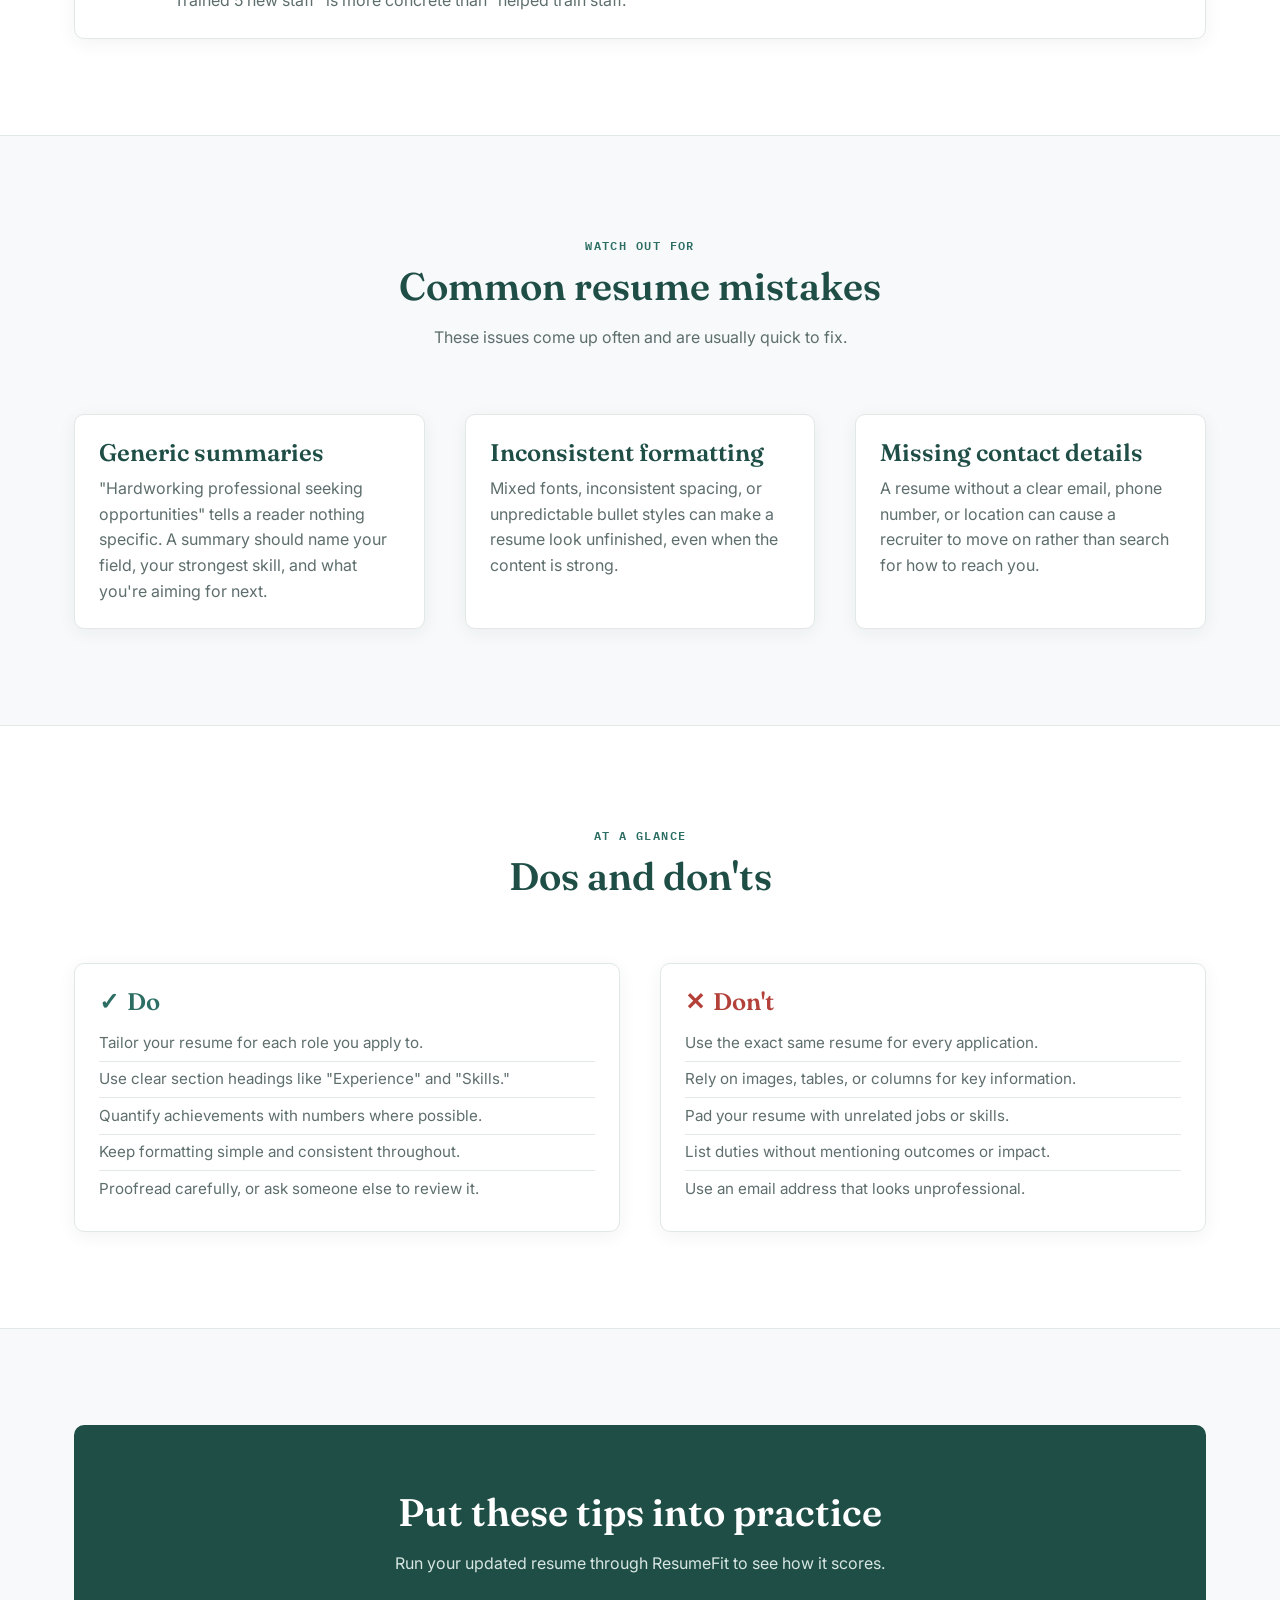
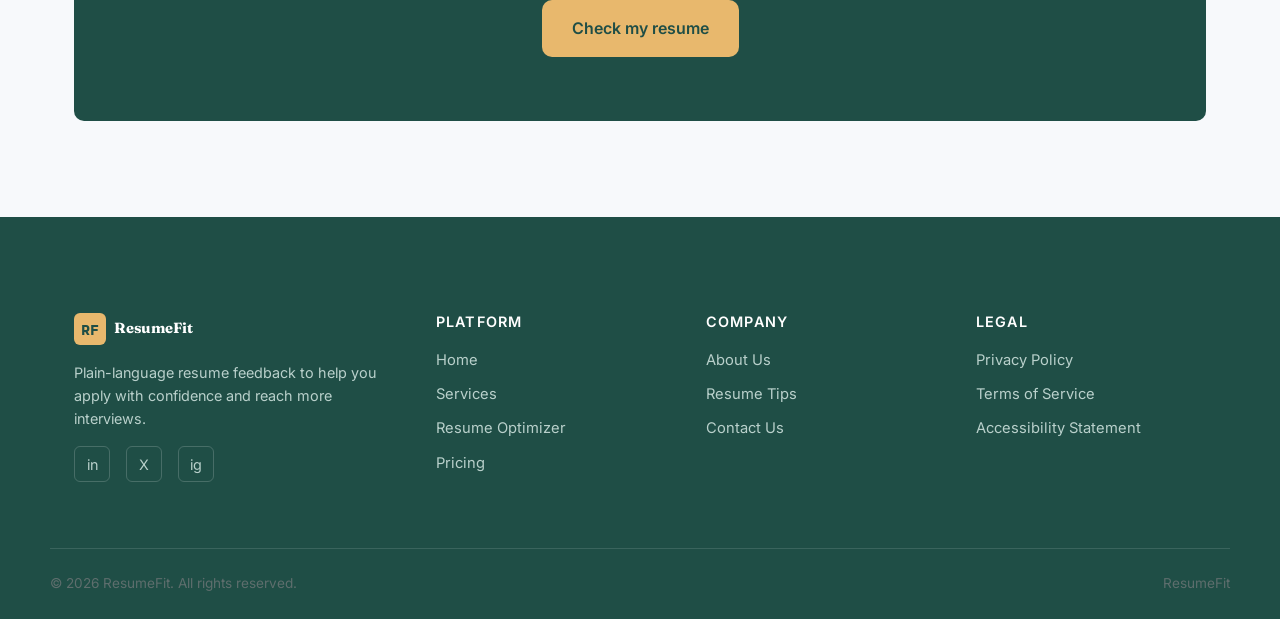
<file: ResumeFit Frontend/tips.html>
<!DOCTYPE html>
<html lang="en">
<head>
  <meta charset="UTF-8" />
  <meta name="viewport" content="width=device-width, initial-scale=1.0" />
  <title>Resume Tips — ResumeFit</title>
  <meta name="description" content="Practical resume writing tips, common mistakes, and dos and don'ts to help your application stand out." />
  <link rel="preconnect" href="https://fonts.googleapis.com">
  <link rel="preconnect" href="https://fonts.gstatic.com" crossorigin>
  <link href="https://fonts.googleapis.com/css2?family=Fraunces:wght@500;600;700&family=Inter:wght@400;500;600;700&family=IBM+Plex+Mono:wght@500;600&display=swap" rel="stylesheet">
  <link rel="stylesheet" href="css/style.css" />
</head>
<body>
  <a href="#main-content" class="skip-link">Skip to main content</a>

  <header class="site-header">
    <nav class="nav" aria-label="Main navigation">
      <a href="index.html" class="nav__logo">
        <span class="nav__logo-mark" aria-hidden="true">RF</span>
        ResumeFit
      </a>
      <button class="nav__toggle" aria-expanded="false" aria-controls="primary-nav">
        <span class="visually-hidden">Open menu</span>
        <span class="nav__toggle-bar" aria-hidden="true"></span>
        <span class="nav__toggle-bar" aria-hidden="true"></span>
        <span class="nav__toggle-bar" aria-hidden="true"></span>
      </button>
      <button id="theme-switch" type="button" aria-label="Toggle theme">
        <svg xmlns="http://www.w3.org/2000/svg" xmlns:xlink="http://www.w3.org/1999/xlink" aria-hidden="true" role="img" width="64" height="64" viewBox="0 0 24 24"><g fill="none" fill-rule="evenodd" clip-rule="evenodd"><path fill="#8fbffa" d="M13 .75v4.01a7.3 7.3 0 0 1 3.412 1.414l2.129-2.129l.707-.707l1.414 1.414l-.707.708l-2.129 2.128A7.27 7.27 0 0 1 19.24 11h4.01v2h-4.01a7.3 7.3 0 0 1-1.414 3.412l2.13 2.129l.706.707l-1.414 1.414l-.707-.707l-2.129-2.129A7.3 7.3 0 0 1 13 19.24v4.01h-2v-4.01a7.27 7.27 0 0 1-3.412-1.414l-2.128 2.13l-.708.706l-1.414-1.414l.707-.707l2.13-2.129A7.3 7.3 0 0 1 4.76 13H.75v-2h4.01a7.27 7.27 0 0 1 1.414-3.412L4.045 5.46l-.707-.708l1.414-1.414l.708.707l2.128 2.129A7.27 7.27 0 0 1 11 4.76V.75z"></path><path fill="#2859c5" d="M18.892 14.435a7.36 7.36 0 0 1-9.329-9.327a7.308 7.308 0 1 0 9.329 9.327"></path></g></svg>
        <svg xmlns="http://www.w3.org/2000/svg" xmlns:xlink="http://www.w3.org/1999/xlink" aria-hidden="true" role="img" width="100" height="100" viewBox="0 0 24 24"g fill="none" fill-rule="evenodd" clip-rule="evenodd"><path fill="#8fbffa" d="M12 1C5.925 1 1 5.925 1 12s4.925 11 11 11s11-4.925 11-11S18.075 1 12 1"></path><path fill="#2859c5" d="M15.78 7.011a5.322 5.322 0 0 0 0 9.978a6.26 6.26 0 1 1 0-9.978"></path></g></svg>
      </button>
      <ul class="nav__links" id="primary-nav">
        <li><a href="index.html">Home</a></li>
        <li><a href="about.html">About Us</a></li>
        <li><a href="features.html">Services</a></li>
        <li><a href="tips.html" aria-current="page">Resume Tips</a></li>
        <li><a href="pricing.html">Pricing</a></li>
        <li><a href="contact.html">Contact Us</a></li>
      </ul>
      
      <!-- <button id="tts-btn" type="button" aria-label="Read page aloud">
        🔊 Listen
      </button> -->
    </nav>
  </header>

  <main id="main-content">

    <!-- Page Hero -->
    <section class="hero">
      <div class="container hero__inner">
        <span class="eyebrow">Resume Tips</span>
        <h1>Small wording changes, bigger results</h1>
        <p class="lead">
          A few practical adjustments can make the difference between a resume that
          gets skimmed past and one that gets a closer look. Here's where to start.
        </p>
      </div>
    </section>

    <!-- Practical Tips List -->
    <section class="section section--alt" aria-labelledby="practical-tips">
      <div class="container">
        <div class="section-header">
          <span class="eyebrow">Quick wins</span>
          <h2 id="practical-tips">Practical writing tips</h2>
        </div>

        <div class="tips-list">
          <div class="card">
            <div class="icon-badge" aria-hidden="true">🎯</div>
            <div>
              <h3>Lead with results, not duties</h3>
              <p>
                Instead of describing what your role involved, describe what
                changed because you were in it. "Reduced support response time by
                30%" says more than "Responsible for handling support tickets."
              </p>
            </div>
          </div>
          <div class="card">
            <div class="icon-badge" aria-hidden="true">🔁</div>
            <div>
              <h3>Mirror the job description's language</h3>
              <p>
                If a posting asks for "project coordination" and your resume says
                "managing tasks," consider aligning your wording. This helps both
                automated systems and human readers see the match faster.
              </p>
            </div>
          </div>
          <div class="card">
            <div class="icon-badge" aria-hidden="true">📐</div>
            <div>
              <h3>Use a consistent, simple structure</h3>
              <p>
                Stick to standard section names like "Experience," "Education," and
                "Skills." Use the same date format throughout, and avoid tables or
                columns that can confuse automated parsing.
              </p>
            </div>
          </div>
          <div class="card">
            <div class="icon-badge" aria-hidden="true">✂️</div>
            <div>
              <h3>Trim what isn't relevant</h3>
              <p>
                A shorter resume focused on relevant experience is easier to scan
                than a long one that includes everything you've ever done. Tailor
                each version to the role.
              </p>
            </div>
          </div>
          <div class="card">
            <div class="icon-badge" aria-hidden="true">🔢</div>
            <div>
              <h3>Add numbers wherever you can</h3>
              <p>
                Percentages, amounts, team sizes, and time frames give your
                achievements scale. "Trained 5 new staff" is more concrete than
                "helped train staff."
              </p>
            </div>
          </div>
        </div>
      </div>
    </section>

    <!-- Common Mistakes -->
    <section class="section" aria-labelledby="common-mistakes">
      <div class="container">
        <div class="section-header">
          <span class="eyebrow">Watch out for</span>
          <h2 id="common-mistakes">Common resume mistakes</h2>
          <p>These issues come up often and are usually quick to fix.</p>
        </div>

        <div class="grid grid--3">
          <div class="card">
            <h3>Generic summaries</h3>
            <p>
              "Hardworking professional seeking opportunities" tells a reader
              nothing specific. A summary should name your field, your strongest
              skill, and what you're aiming for next.
            </p>
          </div>
          <div class="card">
            <h3>Inconsistent formatting</h3>
            <p>
              Mixed fonts, inconsistent spacing, or unpredictable bullet styles can
              make a resume look unfinished, even when the content is strong.
            </p>
          </div>
          <div class="card">
            <h3>Missing contact details</h3>
            <p>
              A resume without a clear email, phone number, or location can cause a
              recruiter to move on rather than search for how to reach you.
            </p>
          </div>
        </div>
      </div>
    </section>

    <!-- Dos and Don'ts -->
    <section class="section section--alt" aria-labelledby="dos-donts-heading">
      <div class="container">
        <div class="section-header">
          <span class="eyebrow">At a glance</span>
          <h2 id="dos-donts-heading">Dos and don'ts</h2>
        </div>

        <div class="dos-donts">
          <div class="card do">
            <h3><span aria-hidden="true">✓</span> Do</h3>
            <ul>
              <li>Tailor your resume for each role you apply to.</li>
              <li>Use clear section headings like "Experience" and "Skills."</li>
              <li>Quantify achievements with numbers where possible.</li>
              <li>Keep formatting simple and consistent throughout.</li>
              <li>Proofread carefully, or ask someone else to review it.</li>
            </ul>
          </div>
          <div class="card dont">
            <h3><span aria-hidden="true">✕</span> Don't</h3>
            <ul>
              <li>Use the exact same resume for every application.</li>
              <li>Rely on images, tables, or columns for key information.</li>
              <li>Pad your resume with unrelated jobs or skills.</li>
              <li>List duties without mentioning outcomes or impact.</li>
              <li>Use an email address that looks unprofessional.</li>
            </ul>
          </div>
        </div>
      </div>
    </section>

    <!-- CTA -->
    <section class="section">
      <div class="container">
        <div class="cta-banner">
          <h2>Put these tips into practice</h2>
          <p>Run your updated resume through ResumeFit to see how it scores.</p>
          <a href="optimizer.html" class="btn btn-accent">Check my resume</a>
        </div>
      </div>
    </section>

  </main>

  <!-- Footer -->
  <footer class="site-footer">
    <div class="container footer-grid">
      <div class="footer-brand">
        <a href="index.html" class="nav__logo">
          <span class="nav__logo-mark" aria-hidden="true">RF</span>
          ResumeFit
        </a>
        <p>Plain-language resume feedback to help you apply with confidence and reach more interviews.</p>
        <div class="footer-social" style="margin-top: 1rem;">
          <a href="#" aria-label="ResumeFit on LinkedIn">in</a>
          <a href="#" aria-label="ResumeFit on Twitter / X">X</a>
          <a href="#" aria-label="ResumeFit on Instagram">ig</a>
        </div>
      </div>
      <div>
        <h4>Platform</h4>
        <ul>
          <li><a href="index.html">Home</a></li>
          <li><a href="features.html">Services</a></li>
          <li><a href="optimizer.html">Resume Optimizer</a></li>
          <li><a href="pricing.html">Pricing</a></li>
        </ul>
      </div>
      <div>
        <h4>Company</h4>
        <ul>
          <li><a href="about.html">About Us</a></li>
          <li><a href="tips.html">Resume Tips</a></li>
          <li><a href="contact.html">Contact Us</a></li>
        </ul>
      </div>
      <div>
        <h4>Legal</h4>
        <ul>
          <li><a href="#">Privacy Policy</a></li>
          <li><a href="#">Terms of Service</a></li>
          <li><a href="#">Accessibility Statement</a></li>
        </ul>
      </div>
    </div>
    <div class="container footer-bottom">
      <p>© 2026 ResumeFit. All rights reserved.</p>
      <p>ResumeFit</p>
    </div>
  </footer>

  <script src="js/script.js"></script>
</body>
</html>
</file>
<file: ResumeFit Frontend/css/style.css>
/* =====================================================
   ResumeFit — Shared Stylesheet
   Design tokens, layout, components, accessibility,
   and responsive rules for all six pages.
   ===================================================== */

/* ---------- Design Tokens ---------- */
:root {
  /* Color palette */
  --color-bg: #F7F9FB;
  --color-surface: #FFFFFF;
  --color-primary: #2C6E63;
  --color-primary-dark: #1F4E46;
  --color-accent: #E8B86D;
  --color-text: #1C2B2A;
  --color-muted: #5E6E6D;
  --color-border: #E1E8E6;
  --color-success-bg: #EAF5F1;
  --color-error: #B3413A;

  /* Typography */
  --font-display: "Fraunces", Georgia, "Times New Roman", serif;
  --font-body: "Inter", -apple-system, BlinkMacSystemFont, "Segoe UI", sans-serif;
  --font-mono: "IBM Plex Mono", "Courier New", monospace;

  /* Spacing scale */
  --space-xs: 0.5rem;
  --space-sm: 1rem;
  --space-md: 1.5rem;
  --space-lg: 2.5rem;
  --space-xl: 4rem;
  --space-2xl: 6rem;

  /* Layout */
  --max-width: 1180px;
  --radius: 10px;
  --radius-sm: 6px;
  --shadow: 0 4px 18px rgba(28, 43, 42, 0.06);
  --shadow-strong: 0 8px 28px rgba(28, 43, 42, 0.10);

  /* Motion */
  --transition: 0.2s ease;
}
/* Dark Mode - Colour Tokens */
.darkmode {
   --color-bg:           #0D1117;
   --color-surface:      #161B22;

   --color-primary:      #3FB99A;
   --color-primary-dark: #2F8D75;

   --color-accent:       #7EE7D1;

   --color-text:         #F0F6FC;
   --color-muted:        #A5B1BC;

   --color-border:       #30363D;
   --color-section-dark: #30363D;

   --color-success-bg:   rgba(63,185,154,0.12);
   --color-error:        #FF7B7B;
}

/* Dark mode - nav background */
.darkmode .site-header{
   background-color: rgba(15, 20, 28, 0.92);
   backdrop-filter: blur(12px);
}

/* ---------- Reset & Base ---------- */
* {
  margin: 0;
  padding: 0;
  box-sizing: border-box;
}

html {
  font-size: 100%;
  scroll-behavior: smooth;
}

body {
  font-family: var(--font-body);
  color: var(--color-text);
  background-color: var(--color-bg);
  line-height: 1.6;
  font-size: 1rem;
}

img {
  max-width: 100%;
  height: auto;
  display: block;
}

ul {
  list-style: none;
}

a {
  color: var(--color-primary);
  text-decoration: underline;
  text-decoration-thickness: 1px;
}

a:hover {
  color: var(--color-primary-dark);
}

/* Visible focus state for accessibility (WCAG 2.4.7) */
a:focus-visible,
button:focus-visible,
input:focus-visible,
textarea:focus-visible,
select:focus-visible,
[tabindex]:focus-visible {
  outline: 3px solid var(--color-accent);
  outline-offset: 2px;
  border-radius: var(--radius-sm);
}

/* Skip link for keyboard users */
.skip-link {
  position: absolute;
  left: -999px;
  top: 0;
  background: var(--color-primary-dark);
  color: #fff;
  padding: var(--space-xs) var(--space-sm);
  z-index: 1000;
  border-radius: 0 0 var(--radius-sm) 0;
}

.skip-link:focus {
  left: 0;
}

/* Respect reduced motion preference */
@media (prefers-reduced-motion: reduce) {
  * {
    animation-duration: 0.01ms !important;
    transition-duration: 0.01ms !important;
    scroll-behavior: auto !important;
  }
}

/* ---------- Typography ---------- */
h1, h2, h3, h4 {
  font-family: var(--font-display);
  color: var(--color-primary-dark);
  line-height: 1.2;
  font-weight: 600;
}

h1 { font-size: clamp(2.2rem, 5vw, 3.4rem); }
h2 { font-size: clamp(1.7rem, 3.5vw, 2.4rem); margin-bottom: var(--space-sm); }
h3 { font-size: clamp(1.2rem, 2.5vw, 1.5rem); margin-bottom: var(--space-xs); }

p {
  color: var(--color-muted);
  max-width: 65ch;
}

.eyebrow {
  font-family: var(--font-mono);
  text-transform: uppercase;
  letter-spacing: 0.12em;
  font-size: 0.75rem;
  color: var(--color-primary);
  font-weight: 600;
  display: inline-block;
  margin-bottom: var(--space-xs);
}

/* ---------- Layout Helpers ---------- */
.container {
  width: 100%;
  max-width: var(--max-width);
  margin: 0 auto;
  padding: 0 var(--space-md);
}

.section {
  padding: var(--space-2xl) 0;
}

.section--alt {
  background-color: var(--color-surface);
  border-top: 1px solid var(--color-border);
  border-bottom: 1px solid var(--color-border);
}

.section-header {
  max-width: 640px;
  margin: 0 auto var(--space-xl);
  text-align: center;
}

.section-header p {
  margin: 0 auto;
}

/* ---------- Buttons ---------- */
.btn {
  display: inline-flex;
  align-items: center;
  justify-content: center;
  gap: 0.5rem;
  font-family: var(--font-body);
  font-weight: 600;
  font-size: 1rem;
  padding: 0.85rem 1.75rem;
  border-radius: var(--radius);
  border: 2px solid transparent;
  cursor: pointer;
  text-decoration: none;
  transition: transform var(--transition), box-shadow var(--transition), background-color var(--transition);
}

.btn:hover {
  transform: translateY(-2px);
}

.btn-primary {
  background-color: var(--color-primary);
  color: #fff;
  box-shadow: var(--shadow);
}

.btn-primary:hover {
  background-color: var(--color-primary-dark);
  color: #fff;
}

.btn-outline {
  background-color: transparent;
  border-color: var(--color-primary);
  color: var(--color-primary-dark);
}

.btn-outline:hover {
  background-color: var(--color-primary);
  color: #fff;
}

.btn-accent {
  background-color: var(--color-accent);
  color: var(--color-primary-dark);
}

.btn-accent:hover {
  background-color: #dba853;
  color: var(--color-primary-dark);
}

.btn-block {
  width: 100%;
}
#theme-switch{
   height: 2.25rem;
   width: 2.25rem;
   padding: 0;
   border-radius: var(--radius);
   background-color: var(--color-surface);
   border: 2px solid var(--color-primary); 
   display: flex;
   margin: auto;
   justify-content: center;
   align-items: center;
   cursor: pointer;
   transition: background-color var(--transition), border-color var(--transition);

}
#theme-switch:hover {
  background-color: var(--color-success-bg);
  border-color: var(--color-primary);
}
#theme-switch svg{
   width: 20px;
   height: 20px;
   fill: var(--color-variant);
}
#theme-switch svg:last-child{
   display: none;
}
.darkmode #theme-switch svg:first-child{
   display: none;
}

.darkmode #theme-switch svg:last-child{
   display: block;
}

#tts-btn {
  display: inline-flex;
  align-items: center;
  gap: 0.4rem;
  font-family: var(--font-body);
  font-size: 0.9rem;
  font-weight: 600;
  padding: 0.5rem 1rem;
  border-radius: var(--radius);
  border: 2px solid var(--color-primary);
  background: transparent;
  color: var(--color-primary);
  cursor: pointer;
  transition: background-color var(--transition), color var(--transition);
}

#tts-btn:hover {
  background-color: var(--color-primary);
  color: #fff;
}

#tts-btn.is-speaking {
  background-color: var(--color-primary);
  color: #fff;
}
   
/* ---------- Header / Navigation ---------- */
.site-header {
  position: sticky;
  top: 0;
  z-index: 500;
  background-color: rgba(247, 249, 251, 0.92);
  backdrop-filter: blur(8px);
  border-bottom: 1px solid var(--color-border);
}

.nav {
  display: flex;
  grid-template-columns: auto 1fr auto;
  align-items: center;
  gap: 10px;
  justify-content: space-between;
  padding: var(--space-sm) var(--space-md);
  max-width: var(--max-width);
  margin: 0 auto;
}

.nav__logo {
  font-family: var(--font-display);
  font-size: 1.4rem;
  font-weight: 700;
  color: var(--color-primary-dark);
  text-decoration: none;
  display: flex;
  align-items: center;
  gap: 0.5rem;
}

.nav__logo:hover {
  color: var(--color-primary);
}

.nav__logo-mark {
  display: inline-flex;
  align-items: center;
  justify-content: center;
  width: 2rem;
  height: 2rem;
  background-color: var(--color-primary);
  color: #fff;
  border-radius: var(--radius-sm);
  font-family: var(--font-mono);
  font-size: 0.95rem;
  font-weight: 700;
}

.nav__toggle {
  display: none;
  background: none;
  border: 2px solid var(--color-border);
  border-radius: var(--radius-sm);
  padding: 0.4rem 0.6rem;
  cursor: pointer;
}

.nav__toggle-bar {
  display: block;
  width: 22px;
  height: 2px;
  background-color: var(--color-primary-dark);
  margin: 4px 0;
  transition: transform var(--transition), opacity var(--transition);
}

.nav__links {
  display: flex;
  gap: var(--space-lg);
  justify-content: center;
  align-items: center;
}

.nav__links a {
  color: var(--color-text);
  text-decoration: none;
  font-weight: 500;
  font-size: 0.95rem;
  padding: 0.4rem 0.1rem;
  border-bottom: 2px solid transparent;
  transition: border-color var(--transition), color var(--transition);
}

.nav__links a:hover,
.nav__links a[aria-current="page"] {
  color: var(--color-primary-dark);
  border-bottom-color: var(--color-accent);
}

/* ---------- Hero ---------- */
.hero {
  padding: var(--space-2xl) 0;
}

.hero__inner {
  text-align: center;
  max-width: 760px;
  margin: 0 auto;
}

.hero h1 {
  margin-bottom: var(--space-sm);
}

.hero p.lead {
  font-size: 1.15rem;
  margin: 0 auto var(--space-lg);
}

.hero__cta {
  display: flex;
  justify-content: center;
  gap: var(--space-sm);
  flex-wrap: wrap;
}

.hero__trust {
  margin-top: var(--space-lg);
  font-family: var(--font-mono);
  font-size: 0.8rem;
  letter-spacing: 0.08em;
  text-transform: uppercase;
  color: var(--color-muted);
  text-align: center;
  max-width: 100%;
}

/* ---------- Cards & Grids ---------- */
.grid {
  display: grid;
  gap: var(--space-lg);
}

.grid--2 { grid-template-columns: repeat(2, 1fr); }
.grid--3 { grid-template-columns: repeat(3, 1fr); }
.grid--4 { grid-template-columns: repeat(4, 1fr); }

.card {
  background-color: var(--color-surface);
  border: 1px solid var(--color-border);
  border-radius: var(--radius);
  padding: var(--space-md);
  box-shadow: var(--shadow);
}

.card h3 {
  margin-bottom: var(--space-xs);
}

.icon-badge {
  display: inline-flex;
  align-items: center;
  justify-content: center;
  width: 2.75rem;
  height: 2.75rem;
  background-color: var(--color-success-bg);
  color: var(--color-primary);
  border-radius: var(--radius-sm);
  font-size: 1.3rem;
  margin-bottom: var(--space-sm);
}

/* ---------- About / Mini-overview section ---------- */
.about-grid {
  display: grid;
  grid-template-columns: 1.1fr 0.9fr;
  gap: var(--space-xl);
  align-items: center;
}

.stat-row {
  display: flex;
  gap: var(--space-lg);
  margin-top: var(--space-md);
  flex-wrap: wrap;
}

.stat-row .stat {
  font-family: var(--font-display);
  font-size: 2rem;
  color: var(--color-primary-dark);
  font-weight: 700;
}

.stat-row .stat span {
  display: block;
  font-family: var(--font-body);
  font-size: 0.8rem;
  font-weight: 500;
  color: var(--color-muted);
  text-transform: uppercase;
  letter-spacing: 0.06em;
}

/* ---------- Before / After Comparison (signature element) ---------- */
.compare {
  position: relative;
  border-radius: var(--radius);
  overflow: hidden;
  box-shadow: var(--shadow-strong);
  border: 1px solid var(--color-border);
  max-width: 760px;
  margin: 0 auto;
  aspect-ratio: 16 / 10;
  background-color: var(--color-surface);
  touch-action: none;
}

.compare__panel {
  position: absolute;
  inset: 0;
  display: flex;
  flex-direction: column;
  padding: var(--space-md) var(--space-lg);
  font-family: var(--font-mono);
  font-size: 0.78rem;
  line-height: 1.7;
  overflow: hidden;
}

.compare__panel--before {
  background-color: #FBF6EE;
  color: #7A6A4F;
}


.compare__panel--after {
  background-color: var(--color-success-bg);
  color: var(--color-primary);
  clip-path: inset(0 0 0 50%);
}

.compare__label {
  font-family: var(--font-body);
  font-weight: 700;
  text-transform: uppercase;
  letter-spacing: 0.1em;
  font-size: 0.7rem;
  margin-bottom: var(--space-sm);
}

.compare__panel--before .compare__label {
  color: #B3854B;
}

.compare__panel--after .compare__label {
  color: var(--color-primary);
}

.compare__line {
  display: flex;
  align-items: flex-start;
  gap: 0.5rem;
  margin-bottom: 0.4rem;
}

.compare__line .mark {
  font-weight: 700;
}

.compare__panel--before .mark {
  color: #C0392B;
}

.compare__panel--after .mark {
  color: var(--color-primary);
}

.compare__handle {
  position: absolute;
  top: 0;
  bottom: 0;
  left: 50%;
  width: 4px;
  background-color: var(--color-primary);
  transform: translateX(-50%);
  cursor: ew-resize;
}

.compare__handle-grip {
  position: absolute;
  top: 50%;
  left: 50%;
  transform: translate(-50%, -50%);
  width: 2.75rem;
  height: 2.75rem;
  background-color: var(--color-primary);
  color: #fff;
  border-radius: 50%;
  display: flex;
  align-items: center;
  justify-content: center;
  font-size: 1.1rem;
  box-shadow: var(--shadow-strong);
  border: none;
  cursor: ew-resize;
  padding: 0;
}

/* ---------- Dark Mode Fix ---------- */
.darkmode .compare__panel--before {
  background-color: #1A1F26;
  color: #A5B1BC;
}

.darkmode .compare__panel--after {
  background-color: #132D27;
  color: #fff;
}

.darkmode .compare__panel--before .compare__label {
  color: #FFB86B;
}

.darkmode .compare__panel--before .mark {
  color: #FF7B7B;
}

.darkmode .compare__handle-grip {
  color: #0D1117;
}

/* .compare__slider {
  width: 100%;
  margin-top: var(--space-sm);
  accent-color: var(--color-primary);
}

.compare__caption {
  text-align: center;
  color: var(--color-muted);
  font-size: 0.85rem;
  margin-top: var(--space-sm);
} */

/* ---------- Upload Section ---------- */
.upload-card {
  max-width: 760px;
  margin: 0 auto;
  background-color: var(--color-surface);
  border: 1px solid var(--color-border);
  border-radius: var(--radius);
  box-shadow: var(--shadow);
  padding: var(--space-lg);
}

.dropzone {
  border: 2px dashed var(--color-border);
  border-radius: var(--radius);
  padding: var(--space-xl) var(--space-md);
  text-align: center;
  cursor: pointer;
  transition: border-color var(--transition), background-color var(--transition);
  background-color: var(--color-bg);
}

.dropzone:hover,
.dropzone:focus-visible,
.dropzone.is-dragover {
  border-color: var(--color-primary);
  background-color: var(--color-success-bg);
}

.dropzone__icon {
  font-size: 2rem;
  margin-bottom: var(--space-xs);
}

.dropzone input[type="file"] {
  position: absolute;
  width: 1px;
  height: 1px;
  opacity: 0;
  overflow: hidden;
}

.file-status {
  margin-top: var(--space-sm);
  font-size: 0.9rem;
  font-weight: 600;
  color: var(--color-primary-dark);
}

.field {
  margin-top: var(--space-md);
}

.field label {
  display: block;
  font-weight: 600;
  margin-bottom: 0.4rem;
  font-size: 0.95rem;
}

.field textarea,
.field input {
  width: 100%;
  font-family: var(--font-body);
  font-size: 1rem;
  padding: 0.75rem 1rem;
  border: 1px solid var(--color-border);
  border-radius: var(--radius-sm);
  background-color: var(--color-bg);
  color: var(--color-text);
}

.field textarea {
  min-height: 130px;
  resize: vertical;
}

.field__hint {
  font-size: 0.82rem;
  color: var(--color-muted);
  margin-top: 0.3rem;
}

.field-error {
  font-size: 0.82rem;
  color: var(--color-error);
  margin-top: 0.3rem;
  display: none;
}

.field.has-error textarea,
.field.has-error input {
  border-color: var(--color-error);
}

.field.has-error .field-error {
  display: block;
}

/* Feedback results */
.feedback {
  margin-top: var(--space-lg);
  border-top: 1px solid var(--color-border);
  padding-top: var(--space-lg);
  display: none;
}

.feedback.is-visible {
  display: block;
}

.feedback__score {
  display: flex;
  align-items: center;
  gap: var(--space-md);
  margin-bottom: var(--space-md);
}

.feedback__score-value {
  font-family: var(--font-display);
  font-size: 2.6rem;
  font-weight: 700;
  color: var(--color-primary);
}

.feedback__score-bar {
  flex: 1;
  height: 10px;
  background-color: var(--color-border);
  border-radius: 6px;
  overflow: hidden;
}

.feedback__score-fill {
  height: 100%;
  background-color: var(--color-primary);
  width: 0%;
  transition: width 0.6s ease;
}

.feedback__list li {
  display: flex;
  gap: 0.6rem;
  padding: 0.5rem 0;
  border-bottom: 1px solid var(--color-border);
  font-size: 0.95rem;
}

.feedback__list li:last-child {
  border-bottom: none;
}

.feedback__list .tag {
  font-family: var(--font-mono);
  font-size: 0.7rem;
  text-transform: uppercase;
  letter-spacing: 0.06em;
  background-color: var(--color-success-bg);
  color: var(--color-primary-dark);
  padding: 0.2rem 0.5rem;
  border-radius: 4px;
  height: fit-content;
  white-space: nowrap;
}

.feedback__keywords {
  margin-top: var(--space-md);
}

.keyword-chips {
  display: flex;
  flex-wrap: wrap;
  gap: 0.5rem;
  margin-top: 0.5rem;
}

.chip {
  font-family: var(--font-mono);
  font-size: 0.78rem;
  padding: 0.3rem 0.65rem;
  border-radius: 999px;
  border: 1px solid var(--color-border);
}

.chip--found {
  background-color: var(--color-success-bg);
  color: var(--color-primary-dark);
  border-color: var(--color-primary);
}

.chip--missing {
  background-color: #FBF1EE;
  color: var(--color-error);
  border-color: var(--color-error);
}
.darkmode .chip--missing {
  background-color: rgba(179, 65, 58, 0.15);
}

/* ---------- Testimonials ---------- */
.testimonial {
  display: flex;
  flex-direction: column;
  height: 100%;
}

.testimonial blockquote {
  font-style: italic;
  color: var(--color-text);
  margin-bottom: var(--space-sm);
  flex: 1;
}

.testimonial cite {
  font-style: normal;
  font-weight: 600;
  color: var(--color-primary-dark);
  display: block;
}

.testimonial .role {
  display: block;
  font-size: 0.85rem;
  color: var(--color-muted);
  font-weight: 400;
}

.stars {
  color: var(--color-accent);
  letter-spacing: 0.15em;
  margin-bottom: var(--space-sm);
  font-size: 1rem;
}

/* ---------- Pricing ---------- */
.pricing-table-wrap {
  overflow-x: auto;
  border: 1px solid var(--color-border);
  border-radius: var(--radius);
  box-shadow: var(--shadow);
  background-color: var(--color-surface);
}

table.pricing-table {
  width: 100%;
  border-collapse: collapse;
  min-width: 640px;
}

.pricing-table caption {
  text-align: left;
  padding: var(--space-md);
  font-weight: 600;
  color: var(--color-muted);
  font-size: 0.9rem;
}

.pricing-table th,
.pricing-table td {
  padding: 1rem 1.25rem;
  text-align: left;
  border-bottom: 1px solid var(--color-border);
}

.pricing-table thead th {
  font-family: var(--font-display);
  font-size: 1.1rem;
  color: var(--color-primary-dark);
  background-color: var(--color-bg);
  border-bottom: 2px solid var(--color-border);
}

.pricing-table thead th:first-child {
  background-color: transparent;
}

.pricing-table tbody th {
  font-weight: 600;
  color: var(--color-text);
  white-space: nowrap;
}

.pricing-table tbody td {
  color: var(--color-muted);
}

.pricing-table .price-cell {
  font-family: var(--font-display);
  font-size: 1.3rem;
  font-weight: 700;
  color: var(--color-primary-dark);
}

.pricing-table .price-cell span {
  font-family: var(--font-body);
  font-size: 0.8rem;
  font-weight: 400;
  color: var(--color-muted);
}

.pricing-table .yes { color: var(--color-primary); font-weight: 700; }
.pricing-table .no { color: var(--color-muted); }

.plan-highlight {
  background-color: var(--color-success-bg);
}

.plan-badge {
  display: inline-block;
  font-family: var(--font-mono);
  font-size: 0.65rem;
  text-transform: uppercase;
  letter-spacing: 0.08em;
  background-color: var(--color-accent);
  color: var(--color-primary-dark);
  padding: 0.15rem 0.5rem;
  border-radius: 4px;
  margin-left: 0.5rem;
  vertical-align: middle;
}

.pricing-cta-row td {
  border-bottom: none;
  padding-top: 1.25rem;
  padding-bottom: 1.25rem;
}

.pricing-faq {
  margin-top: var(--space-xl);
}

.pricing-faq details {
  border-bottom: 1px solid var(--color-border);
  padding: var(--space-sm) 0;
}

.pricing-faq summary {
  font-weight: 600;
  cursor: pointer;
  color: var(--color-primary-dark);
}

.pricing-faq summary::-webkit-details-marker {
  color: var(--color-primary);
}

.pricing-faq p {
  margin-top: var(--space-xs);
}

/* ---------- Contact ---------- */
.contact-grid {
  display: grid;
  grid-template-columns: 0.9fr 1.1fr;
  gap: var(--space-xl);
}

.contact-info .card {
  margin-bottom: var(--space-md);
}

.contact-info ul li {
  margin-bottom: 0.5rem;
}

.form-status {
  border-radius: var(--radius-sm);
  padding: 0.75rem 1rem;
  margin-bottom: var(--space-md);
  font-weight: 600;
  display: none;
}

.form-status.is-success {
  display: block;
  background-color: var(--color-success-bg);
  color: var(--color-primary-dark);
  border: 1px solid var(--color-primary);
}

.form-status.is-error {
  display: block;
  background-color: #FBF1EE;
  color: var(--color-error);
  border: 1px solid var(--color-error);
}

/* ---------- Tips Page ---------- */
.tips-list {
  display: grid;
  gap: var(--space-md);
}

.tips-list .card {
  display: grid;
  grid-template-columns: auto 1fr;
  gap: var(--space-md);
  align-items: start;
}

.dos-donts {
  display: grid;
  grid-template-columns: repeat(2, 1fr);
  gap: var(--space-lg);
}

.dos-donts .card h3 {
  display: flex;
  align-items: center;
  gap: 0.5rem;
}

.dos-donts .do h3 { color: var(--color-primary); }
.dos-donts .dont h3 { color: var(--color-error); }

.dos-donts ul li {
  padding: 0.35rem 0;
  border-bottom: 1px solid var(--color-border);
  font-size: 0.95rem;
  color: var(--color-muted);
}

.dos-donts ul li:last-child { border-bottom: none; }

/* ---------- CTA Banner ---------- */
.cta-banner {
  background-color: var(--color-primary-dark);
  border-radius: var(--radius);
  padding: var(--space-xl);
  text-align: center;
  color: #fff;
}

.cta-banner h2 {
  color: #fff;
}

.cta-banner p {
  color: #D7E6E2;
  margin: 0 auto var(--space-md);
}

/* ---------- Footer ---------- */
.site-footer {
  background-color: var(--color-primary-dark);
  color: #D7E6E2;
  padding-top: var(--space-2xl);
}

.footer-grid {
  display: grid;
  grid-template-columns: 1.4fr 1fr 1fr 1fr;
  gap: var(--space-lg);
  padding-bottom: var(--space-xl);
  border-bottom: 1px solid rgba(255,255,255,0.12);
}

.footer-brand .nav__logo {
  color: #fff;
}

.footer-brand .nav__logo-mark {
  background-color: var(--color-accent);
  color: var(--color-primary-dark);
}

.footer-brand p {
  color: #B9D0CB;
  margin-top: var(--space-sm);
  font-size: 0.9rem;
}

.site-footer h4 {
  color: #fff;
  font-family: var(--font-body);
  font-size: 0.9rem;
  text-transform: uppercase;
  letter-spacing: 0.08em;
  margin-bottom: var(--space-sm);
}

.site-footer ul li {
  margin-bottom: 0.55rem;
}

.site-footer a {
  color: #B9D0CB;
  text-decoration: none;
  font-size: 0.92rem;
}

.site-footer a:hover {
  color: var(--color-accent);
  text-decoration: underline;
}

.footer-bottom {
  display: flex;
  justify-content: space-between;
  align-items: center;
  flex-wrap: wrap;
  gap: var(--space-sm);
  padding: var(--space-md) 0;
  font-size: 0.85rem;
  color: #9CBAB4;
}

.footer-social {
  display: flex;
  gap: var(--space-sm);
}

.footer-social a {
  display: inline-flex;
  align-items: center;
  justify-content: center;
  width: 2.25rem;
  height: 2.25rem;
  border: 1px solid rgba(255,255,255,0.18);
  border-radius: var(--radius-sm);
  font-size: 0.9rem;
}

.footer-social a:hover {
  border-color: var(--color-accent);
}

/* ---------- Visually Hidden (a11y helper) ---------- */
.visually-hidden {
  position: absolute;
  width: 1px;
  height: 1px;
  overflow: hidden;
  clip: rect(0 0 0 0);
  white-space: nowrap;
}

/* =====================================================
   Responsive Rules
   ===================================================== */

/* Tablet */
@media (max-width: 900px) {
  .grid--4 { grid-template-columns: repeat(2, 1fr); }
  .grid--3 { grid-template-columns: repeat(2, 1fr); }
  .about-grid,
  .contact-grid {
    grid-template-columns: 1fr;
    gap: var(--space-lg);
  }
  .footer-grid {
    grid-template-columns: 1fr 1fr;
  }
}

/* Mobile */
@media (max-width: 640px) {
  .section { padding: var(--space-xl) 0; }

  .nav__toggle {
    display: block;
  }

  .nav__links {
    position: absolute;
    top: 100%;
    left: 0;
    right: 0;
    flex-direction: column;
    align-items: flex-start;
    gap: 0;
    background-color: var(--color-surface);
    border-bottom: 1px solid var(--color-border);
    max-height: 0;
    overflow: hidden;
    transition: max-height var(--transition);
  }

  .nav__links.is-open {
    max-height: 320px;
  }

  .nav__links a {
    width: 100%;
    padding: var(--space-sm) var(--space-md);
    border-bottom: 1px solid var(--color-border);
    border-radius: 0;
  }

  .nav__links a:hover,
  .nav__links a[aria-current="page"] {
    border-bottom-color: var(--color-border);
    background-color: var(--color-bg);
  }

  .grid--2,
  .grid--3,
  .grid--4 {
    grid-template-columns: 1fr;
  }

  .dos-donts {
    grid-template-columns: 1fr;
  }

  .footer-grid {
    grid-template-columns: 1fr;
    gap: var(--space-md);
  }

  .footer-bottom {
    flex-direction: column;
    align-items: flex-start;
    text-align: left;
  }

  .tips-list .card {
    grid-template-columns: 1fr;
  }

  .pricing-table-wrap {
    border-radius: var(--radius-sm);
  }
}

/* Small mobile */
@media (max-width: 400px) {
  .hero__cta {
    flex-direction: column;
    width: 100%;
  }
  .hero__cta .btn {
    width: 100%;
  }
}
</file>
